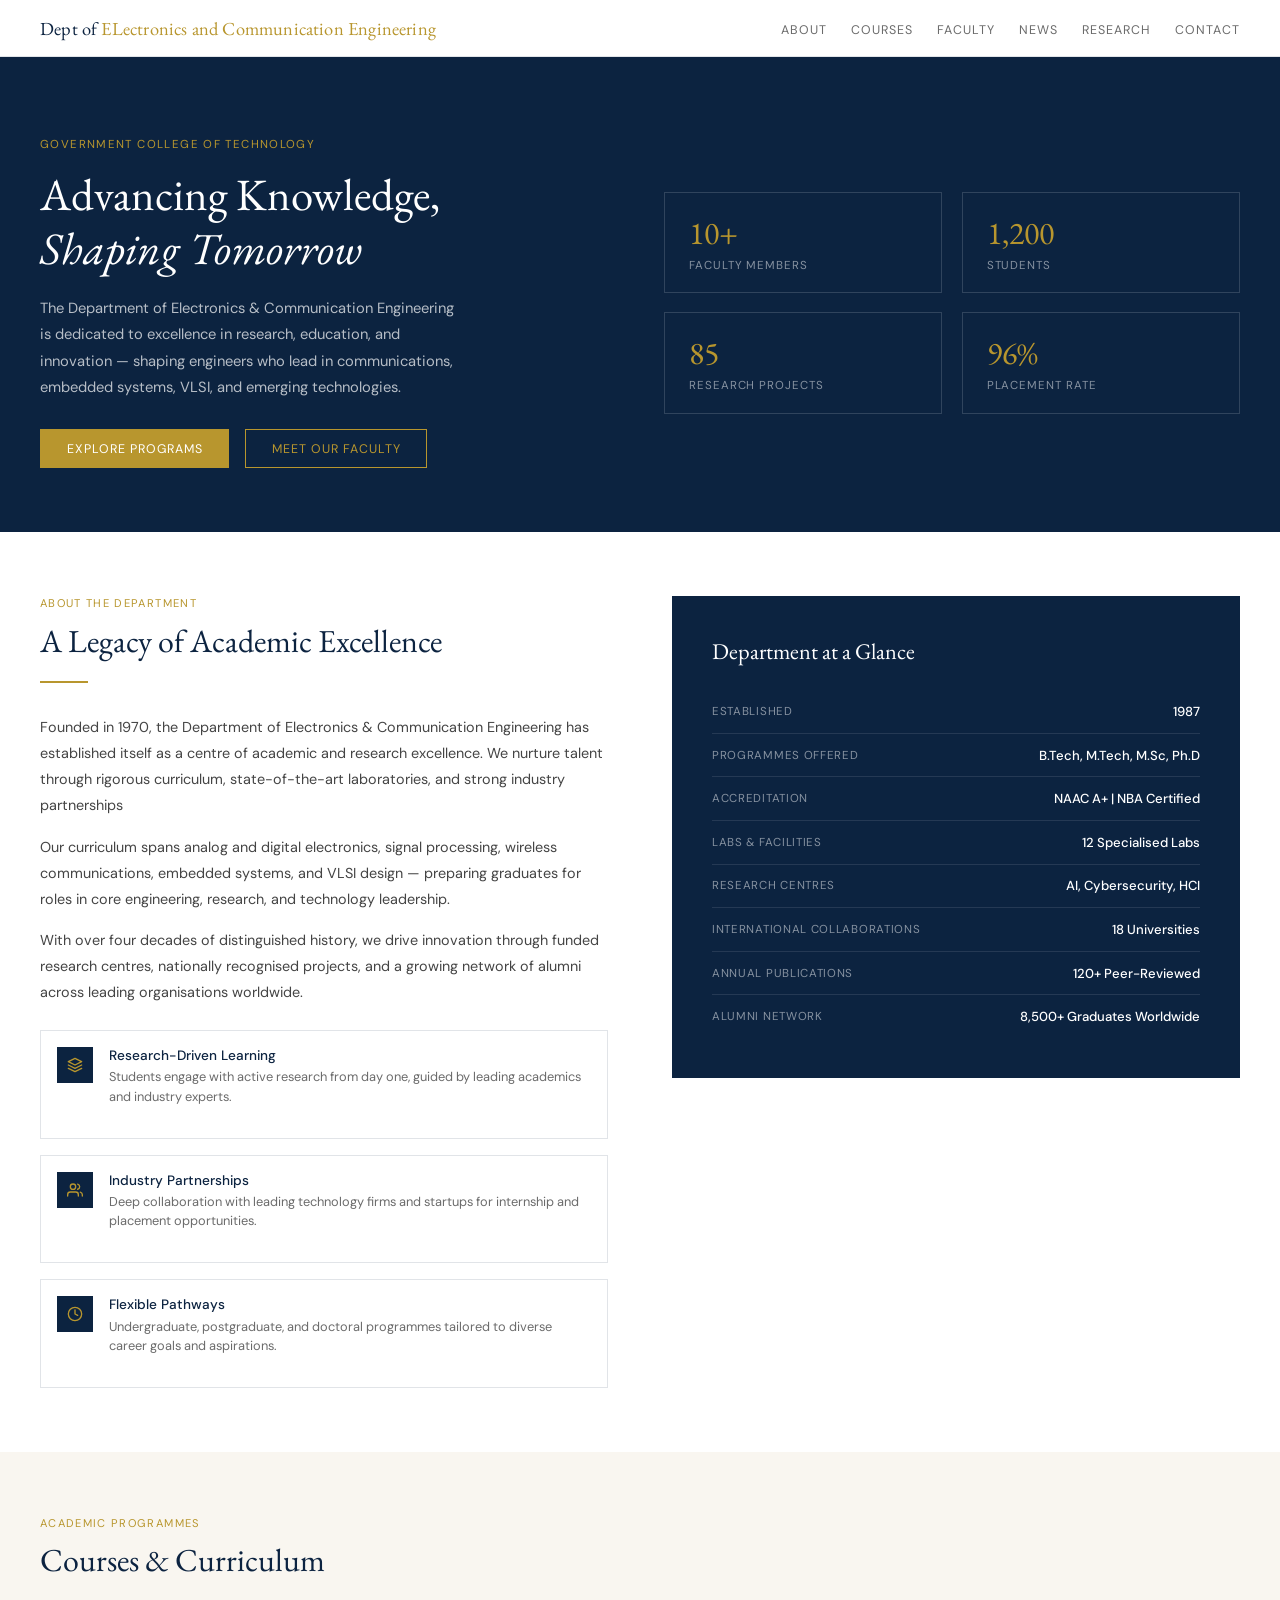
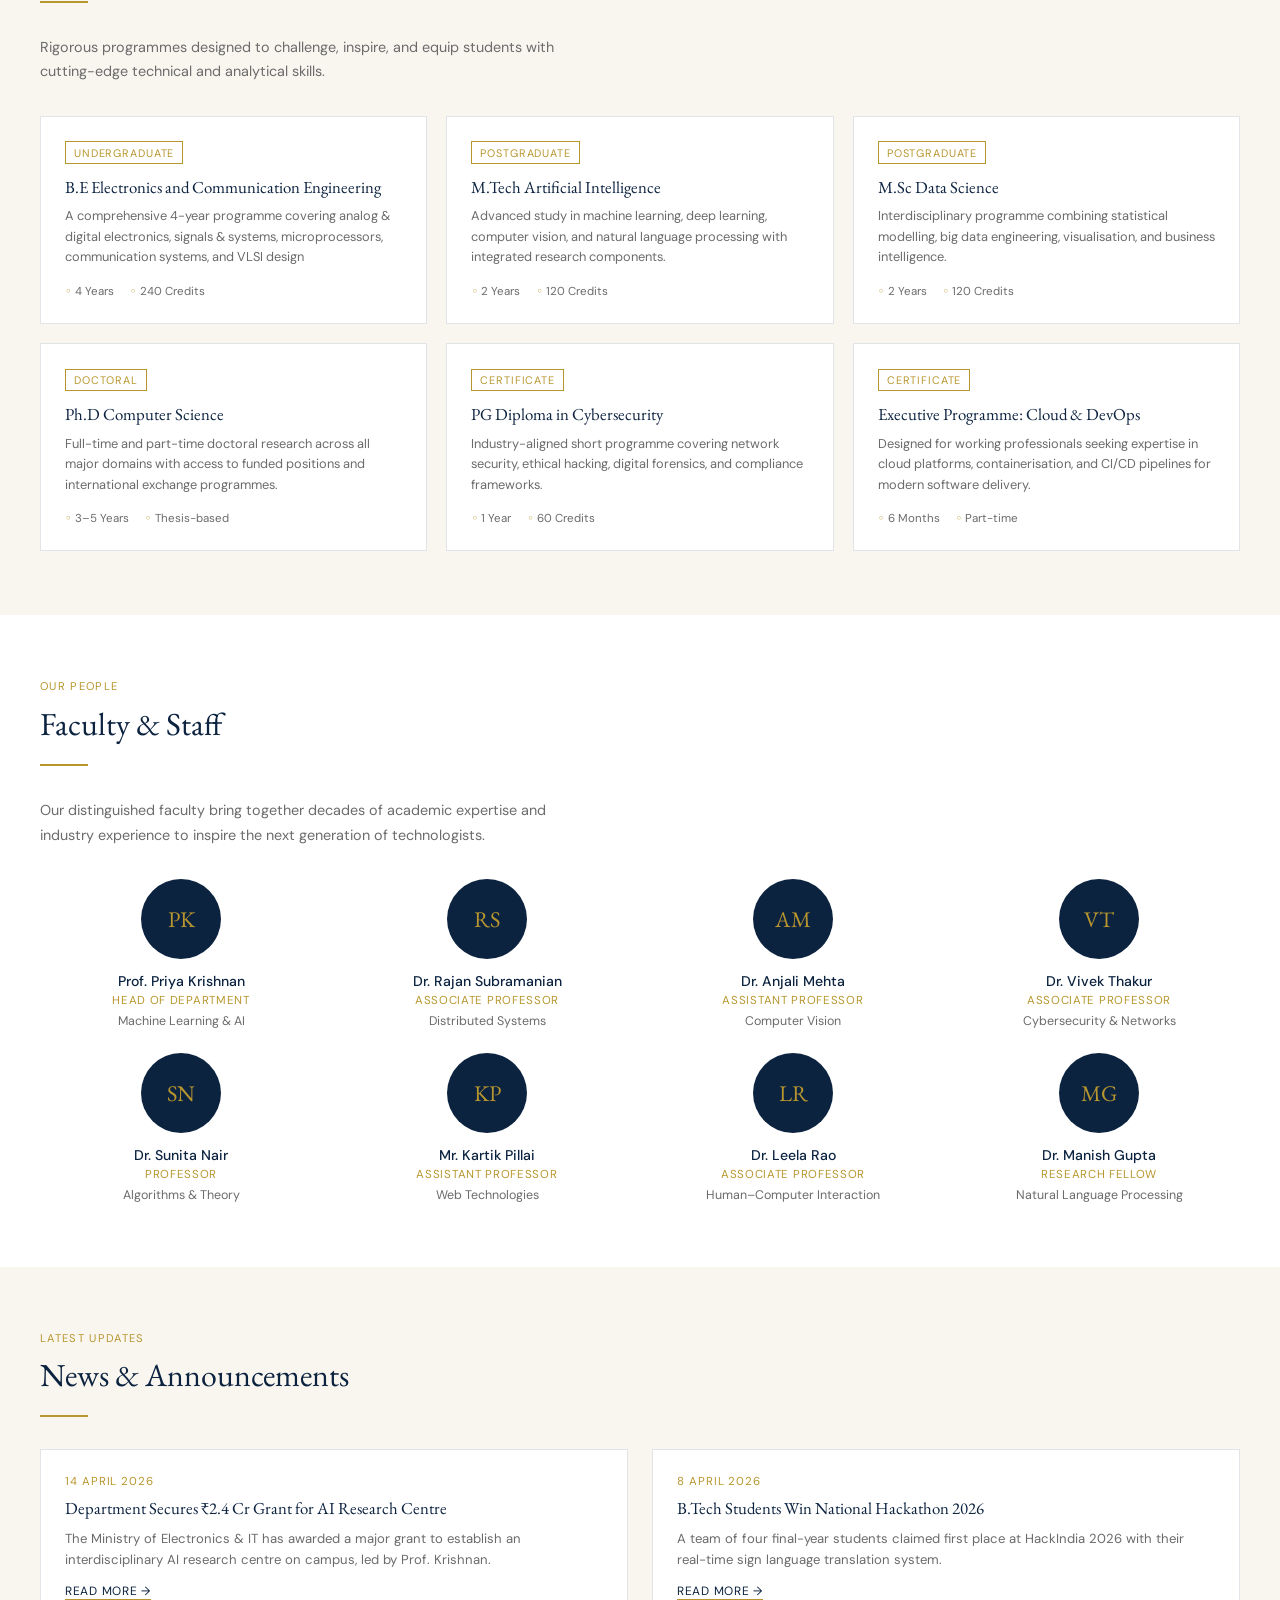
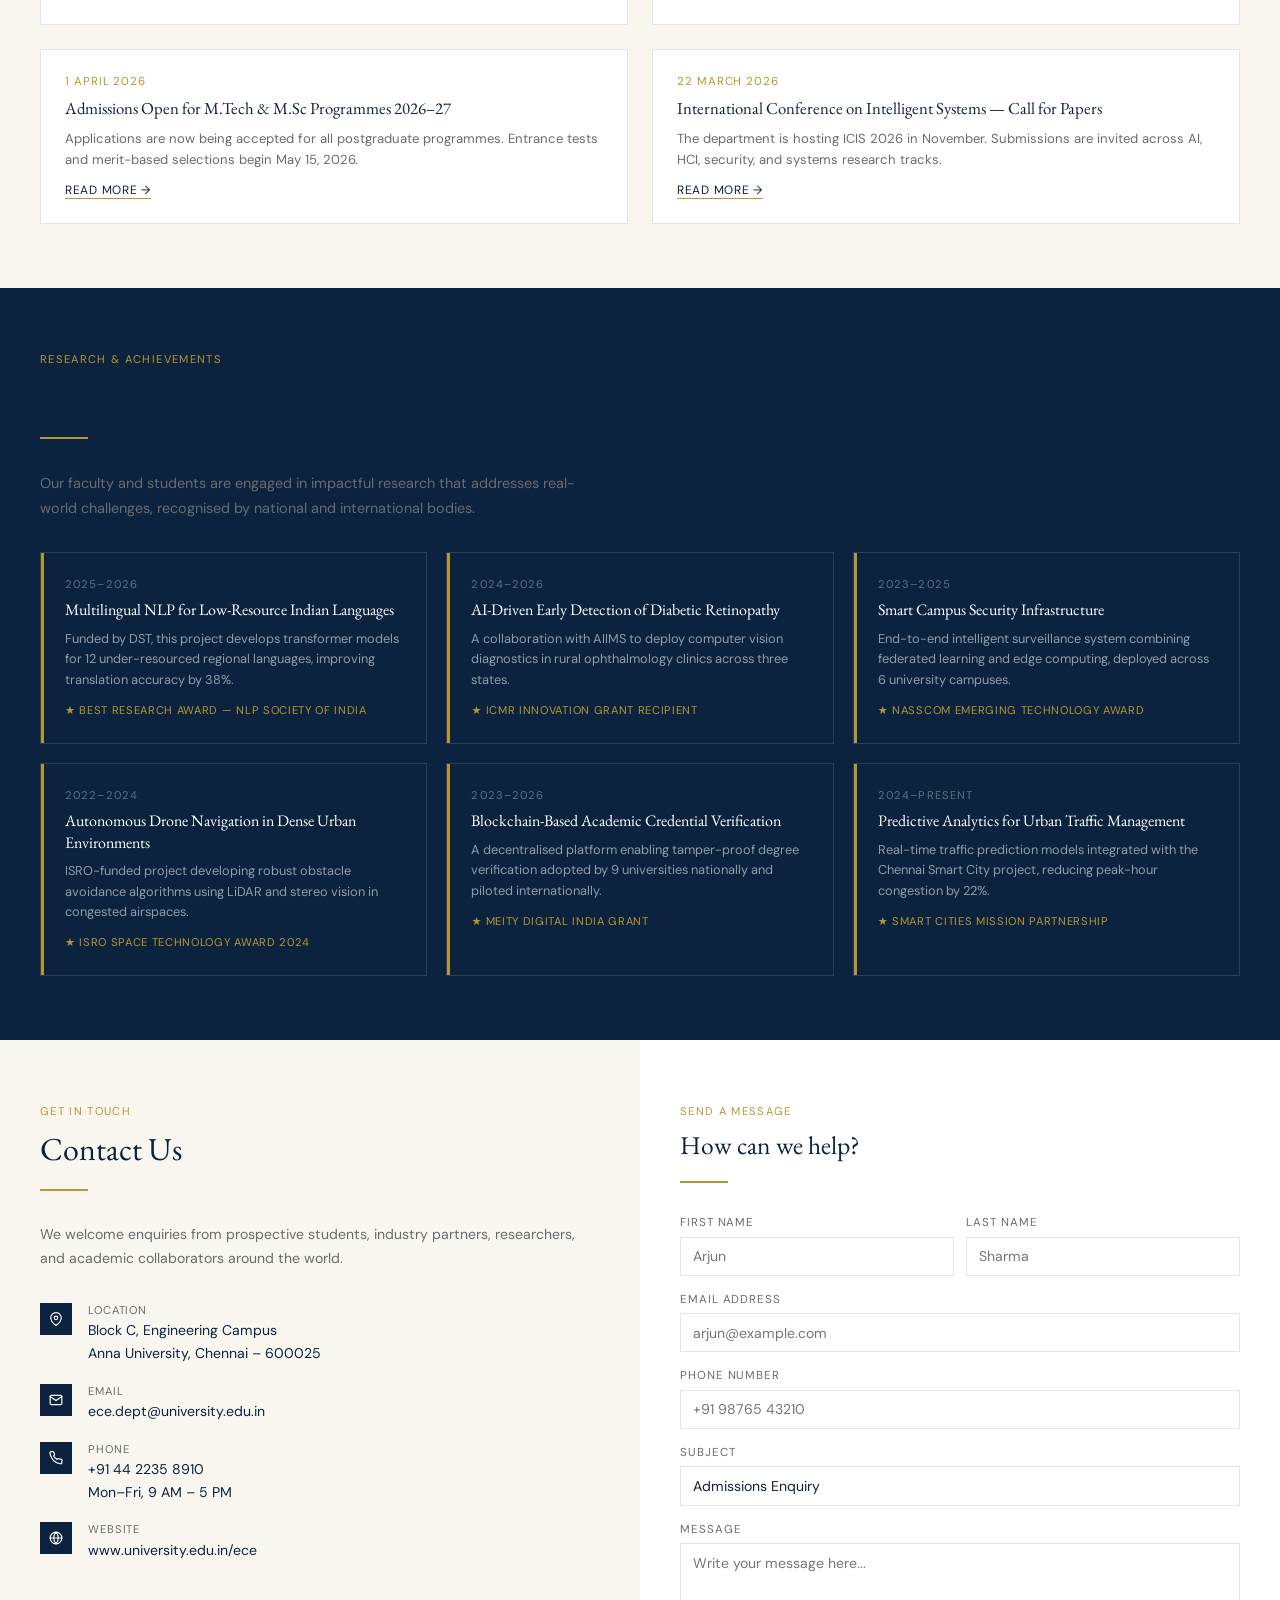
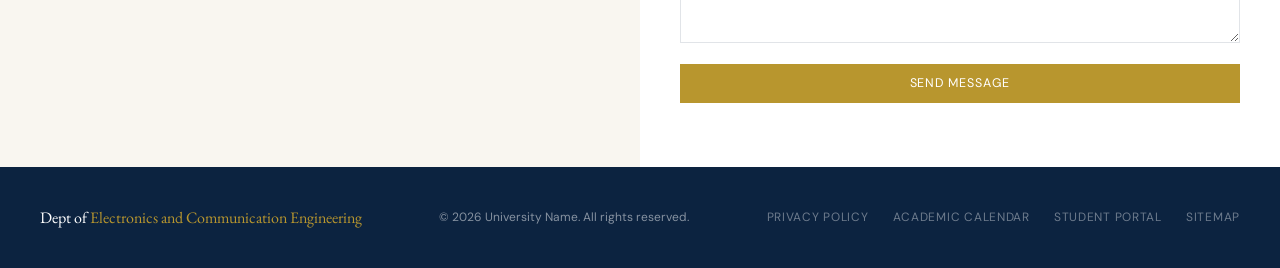
<file: index.html>
<!DOCTYPE html>
<html lang="en">
<head>
  <meta charset="UTF-8">
  <meta name="viewport" content="width=device-width, initial-scale=1.0">
  <title>Department of Electronics and Communication Engineering</title>
  <link href="https://fonts.googleapis.com/css2?family=EB+Garamond:ital,wght@0,400;0,500;1,400&family=DM+Sans:wght@300;400;500&display=swap" rel="stylesheet">
  <link rel="stylesheet" href="style.css">
</head>
<body>

<!-- NAVIGATION -->
<nav id="navbar">
  <div class="nav-logo">Dept of <span>ELectronics and Communication Engineering</span></div>
  <button class="nav-toggle" id="navToggle" aria-label="Toggle menu">
    <span></span><span></span><span></span>
  </button>
  <ul class="nav-links" id="navLinks">
    <li><a href="#about">About</a></li>
    <li><a href="#courses">Courses</a></li>
    <li><a href="#faculty">Faculty</a></li>
    <li><a href="#news">News</a></li>
    <li><a href="#projects">Research</a></li>
    <li><a href="#contact">Contact</a></li>
  </ul>
</nav>

<!-- HERO -->
<section class="hero" id="home">
  <div class="hero-left">
    <div class="hero-tag">Government College of Technology</div>
    <h1>Advancing Knowledge,<br><em>Shaping Tomorrow</em></h1>
    <p>The Department of Electronics & Communication Engineering is dedicated to excellence in research, education, and innovation — shaping engineers who lead in communications, embedded systems, VLSI, and emerging technologies.</p>
    <div class="btn-group">
      <a class="btn btn-solid" href="#courses">Explore Programs</a>
      <a class="btn" href="#faculty">Meet Our Faculty</a>
    </div>
  </div>
  <div class="hero-stats">
    <div class="stat-box"><div class="num">10+</div><div class="lbl">Faculty Members</div></div>
    <div class="stat-box"><div class="num">1,200</div><div class="lbl">Students</div></div>
    <div class="stat-box"><div class="num">85</div><div class="lbl">Research Projects</div></div>
    <div class="stat-box"><div class="num">96%</div><div class="lbl">Placement Rate</div></div>
  </div>
</section>

<!-- ABOUT -->
<section id="about">
  <div class="about-grid">
    <div class="about-text">
      <div class="section-tag">About the Department</div>
      <h2 class="section-title">A Legacy of Academic Excellence</h2>
      <div class="divider"></div>
      <p>Founded in 1970, the Department of Electronics & Communication Engineering has established itself as a centre of academic and research excellence. We nurture talent through rigorous curriculum, state-of-the-art laboratories, and strong industry partnerships</p>
      <p>Our curriculum spans analog and digital electronics, signal processing, wireless communications, embedded systems, and VLSI design — preparing graduates for roles in core engineering, research, and technology leadership.</p>
      <p>With over four decades of distinguished history, we drive innovation through funded research centres, nationally recognised projects, and a growing network of alumni across leading organisations worldwide.</p>
      <div class="about-pillars">
        <div class="pillar">
          <div class="pillar-icon">
            <svg viewBox="0 0 24 24"><path d="M12 2L2 7l10 5 10-5-10-5zM2 17l10 5 10-5M2 12l10 5 10-5"/></svg>
          </div>
          <div class="pillar-body">
            <h4>Research-Driven Learning</h4>
            <p>Students engage with active research from day one, guided by leading academics and industry experts.</p>
          </div>
        </div>
        <div class="pillar">
          <div class="pillar-icon">
            <svg viewBox="0 0 24 24"><path d="M17 21v-2a4 4 0 0 0-4-4H5a4 4 0 0 0-4 4v2"/><circle cx="9" cy="7" r="4"/><path d="M23 21v-2a4 4 0 0 0-3-3.87M16 3.13a4 4 0 0 1 0 7.75"/></svg>
          </div>
          <div class="pillar-body">
            <h4>Industry Partnerships</h4>
            <p>Deep collaboration with leading technology firms and startups for internship and placement opportunities.</p>
          </div>
        </div>
        <div class="pillar">
          <div class="pillar-icon">
            <svg viewBox="0 0 24 24"><circle cx="12" cy="12" r="10"/><polyline points="12 6 12 12 16 14"/></svg>
          </div>
          <div class="pillar-body">
            <h4>Flexible Pathways</h4>
            <p>Undergraduate, postgraduate, and doctoral programmes tailored to diverse career goals and aspirations.</p>
          </div>
        </div>
      </div>
    </div>
    <div class="about-visual">
      <h3>Department at a Glance</h3>
      <div class="info-row"><span class="key">Established</span><span class="val">1987</span></div>
      <div class="info-row"><span class="key">Programmes Offered</span><span class="val">B.Tech, M.Tech, M.Sc, Ph.D</span></div>
      <div class="info-row"><span class="key">Accreditation</span><span class="val">NAAC A+ | NBA Certified</span></div>
      <div class="info-row"><span class="key">Labs & Facilities</span><span class="val">12 Specialised Labs</span></div>
      <div class="info-row"><span class="key">Research Centres</span><span class="val">AI, Cybersecurity, HCI</span></div>
      <div class="info-row"><span class="key">International Collaborations</span><span class="val">18 Universities</span></div>
      <div class="info-row"><span class="key">Annual Publications</span><span class="val">120+ Peer-Reviewed</span></div>
      <div class="info-row"><span class="key">Alumni Network</span><span class="val">8,500+ Graduates Worldwide</span></div>
    </div>
  </div>
</section>

<!-- COURSES -->
<section id="courses" class="courses-section">
  <div class="section-tag">Academic Programmes</div>
  <h2 class="section-title">Courses & Curriculum</h2>
  <div class="divider"></div>
  <p class="section-sub">Rigorous programmes designed to challenge, inspire, and equip students with cutting-edge technical and analytical skills.</p>
  <div class="courses-grid">
    <div class="course-card">
      <div class="badge">Undergraduate</div>
      <h4>B.E Electronics and Communication Engineering</h4>
      <p> A comprehensive 4-year programme covering analog & digital electronics, signals & systems, microprocessors, communication systems, and VLSI design</p>
      <div class="meta"><span>4 Years</span><span>240 Credits</span></div>
    </div>
    <div class="course-card">
      <div class="badge">Postgraduate</div>
      <h4>M.Tech Artificial Intelligence</h4>
      <p>Advanced study in machine learning, deep learning, computer vision, and natural language processing with integrated research components.</p>
      <div class="meta"><span>2 Years</span><span>120 Credits</span></div>
    </div>
    <div class="course-card">
      <div class="badge">Postgraduate</div>
      <h4>M.Sc Data Science</h4>
      <p>Interdisciplinary programme combining statistical modelling, big data engineering, visualisation, and business intelligence.</p>
      <div class="meta"><span>2 Years</span><span>120 Credits</span></div>
    </div>
    <div class="course-card">
      <div class="badge">Doctoral</div>
      <h4>Ph.D Computer Science</h4>
      <p>Full-time and part-time doctoral research across all major domains with access to funded positions and international exchange programmes.</p>
      <div class="meta"><span>3–5 Years</span><span>Thesis-based</span></div>
    </div>
    <div class="course-card">
      <div class="badge">Certificate</div>
      <h4>PG Diploma in Cybersecurity</h4>
      <p>Industry-aligned short programme covering network security, ethical hacking, digital forensics, and compliance frameworks.</p>
      <div class="meta"><span>1 Year</span><span>60 Credits</span></div>
    </div>
    <div class="course-card">
      <div class="badge">Certificate</div>
      <h4>Executive Programme: Cloud & DevOps</h4>
      <p>Designed for working professionals seeking expertise in cloud platforms, containerisation, and CI/CD pipelines for modern software delivery.</p>
      <div class="meta"><span>6 Months</span><span>Part-time</span></div>
    </div>
  </div>
</section>

<!-- FACULTY -->
<section id="faculty">
  <div class="section-tag">Our People</div>
  <h2 class="section-title">Faculty & Staff</h2>
  <div class="divider"></div>
  <p class="section-sub">Our distinguished faculty bring together decades of academic expertise and industry experience to inspire the next generation of technologists.</p>
  <div class="team-grid">
    <div class="member-card">
      <div class="avatar">PK</div>
      <h4>Prof. Priya Krishnan</h4>
      <div class="role">Head of Department</div>
      <p>Machine Learning & AI</p>
    </div>
    <div class="member-card">
      <div class="avatar">RS</div>
      <h4>Dr. Rajan Subramanian</h4>
      <div class="role">Associate Professor</div>
      <p>Distributed Systems</p>
    </div>
    <div class="member-card">
      <div class="avatar">AM</div>
      <h4>Dr. Anjali Mehta</h4>
      <div class="role">Assistant Professor</div>
      <p>Computer Vision</p>
    </div>
    <div class="member-card">
      <div class="avatar">VT</div>
      <h4>Dr. Vivek Thakur</h4>
      <div class="role">Associate Professor</div>
      <p>Cybersecurity & Networks</p>
    </div>
    <div class="member-card">
      <div class="avatar">SN</div>
      <h4>Dr. Sunita Nair</h4>
      <div class="role">Professor</div>
      <p>Algorithms & Theory</p>
    </div>
    <div class="member-card">
      <div class="avatar">KP</div>
      <h4>Mr. Kartik Pillai</h4>
      <div class="role">Assistant Professor</div>
      <p>Web Technologies</p>
    </div>
    <div class="member-card">
      <div class="avatar">LR</div>
      <h4>Dr. Leela Rao</h4>
      <div class="role">Associate Professor</div>
      <p>Human–Computer Interaction</p>
    </div>
    <div class="member-card">
      <div class="avatar">MG</div>
      <h4>Dr. Manish Gupta</h4>
      <div class="role">Research Fellow</div>
      <p>Natural Language Processing</p>
    </div>
  </div>
</section>

<!-- NEWS -->
<section id="news" class="news-section">
  <div class="section-tag">Latest Updates</div>
  <h2 class="section-title">News & Announcements</h2>
  <div class="divider"></div>
  <div class="news-grid">
    <div class="news-card">
      <div class="date">14 April 2026</div>
      <h4>Department Secures ₹2.4 Cr Grant for AI Research Centre</h4>
      <p>The Ministry of Electronics & IT has awarded a major grant to establish an interdisciplinary AI research centre on campus, led by Prof. Krishnan.</p>
      <a href="#" class="read-more">Read more →</a>
    </div>
    <div class="news-card">
      <div class="date">8 April 2026</div>
      <h4>B.Tech Students Win National Hackathon 2026</h4>
      <p>A team of four final-year students claimed first place at HackIndia 2026 with their real-time sign language translation system.</p>
      <a href="#" class="read-more">Read more →</a>
    </div>
    <div class="news-card">
      <div class="date">1 April 2026</div>
      <h4>Admissions Open for M.Tech & M.Sc Programmes 2026–27</h4>
      <p>Applications are now being accepted for all postgraduate programmes. Entrance tests and merit-based selections begin May 15, 2026.</p>
      <a href="#" class="read-more">Read more →</a>
    </div>
    <div class="news-card">
      <div class="date">22 March 2026</div>
      <h4>International Conference on Intelligent Systems — Call for Papers</h4>
      <p>The department is hosting ICIS 2026 in November. Submissions are invited across AI, HCI, security, and systems research tracks.</p>
      <a href="#" class="read-more">Read more →</a>
    </div>
  </div>
</section>

<!-- PROJECTS -->
<section id="projects" class="projects-section">
  <div class="section-tag gold-tag">Research & Achievements</div>
  <h2 class="section-title white-title">Projects & Recognition</h2>
  <div class="divider"></div>
  <p class="section-sub light-sub">Our faculty and students are engaged in impactful research that addresses real-world challenges, recognised by national and international bodies.</p>
  <div class="projects-grid">
    <div class="project-card">
      <div class="yr">2025–2026</div>
      <h4>Multilingual NLP for Low-Resource Indian Languages</h4>
      <p>Funded by DST, this project develops transformer models for 12 under-resourced regional languages, improving translation accuracy by 38%.</p>
      <div class="award">★ Best Research Award — NLP Society of India</div>
    </div>
    <div class="project-card">
      <div class="yr">2024–2026</div>
      <h4>AI-Driven Early Detection of Diabetic Retinopathy</h4>
      <p>A collaboration with AIIMS to deploy computer vision diagnostics in rural ophthalmology clinics across three states.</p>
      <div class="award">★ ICMR Innovation Grant Recipient</div>
    </div>
    <div class="project-card">
      <div class="yr">2023–2025</div>
      <h4>Smart Campus Security Infrastructure</h4>
      <p>End-to-end intelligent surveillance system combining federated learning and edge computing, deployed across 6 university campuses.</p>
      <div class="award">★ Nasscom Emerging Technology Award</div>
    </div>
    <div class="project-card">
      <div class="yr">2022–2024</div>
      <h4>Autonomous Drone Navigation in Dense Urban Environments</h4>
      <p>ISRO-funded project developing robust obstacle avoidance algorithms using LiDAR and stereo vision in congested airspaces.</p>
      <div class="award">★ ISRO Space Technology Award 2024</div>
    </div>
    <div class="project-card">
      <div class="yr">2023–2026</div>
      <h4>Blockchain-Based Academic Credential Verification</h4>
      <p>A decentralised platform enabling tamper-proof degree verification adopted by 9 universities nationally and piloted internationally.</p>
      <div class="award">★ MeitY Digital India Grant</div>
    </div>
    <div class="project-card">
      <div class="yr">2024–Present</div>
      <h4>Predictive Analytics for Urban Traffic Management</h4>
      <p>Real-time traffic prediction models integrated with the Chennai Smart City project, reducing peak-hour congestion by 22%.</p>
      <div class="award">★ Smart Cities Mission Partnership</div>
    </div>
  </div>
</section>

<!-- CONTACT -->
<div id="contact" class="contact-wrapper">
  <div class="contact-info">
    <div class="section-tag">Get in Touch</div>
    <h2 class="section-title">Contact Us</h2>
    <div class="divider"></div>
    <p class="contact-intro">We welcome enquiries from prospective students, industry partners, researchers, and academic collaborators around the world.</p>
    <div class="contact-details">
      <div class="contact-item">
        <div class="ci-icon">
          <svg viewBox="0 0 24 24"><path d="M21 10c0 7-9 13-9 13s-9-6-9-13a9 9 0 0 1 18 0z"/><circle cx="12" cy="10" r="3"/></svg>
        </div>
        <div>
          <div class="ci-label">Location</div>
          <div class="ci-val">Block C, Engineering Campus<br>Anna University, Chennai – 600025</div>
        </div>
      </div>
      <div class="contact-item">
        <div class="ci-icon">
          <svg viewBox="0 0 24 24"><path d="M4 4h16c1.1 0 2 .9 2 2v12c0 1.1-.9 2-2 2H4c-1.1 0-2-.9-2-2V6c0-1.1.9-2 2-2z"/><polyline points="22,6 12,13 2,6"/></svg>
        </div>
        <div>
          <div class="ci-label">Email</div>
          <div class="ci-val">ece.dept@university.edu.in</div>
        </div>
      </div>
      <div class="contact-item">
        <div class="ci-icon">
          <svg viewBox="0 0 24 24"><path d="M22 16.92v3a2 2 0 0 1-2.18 2 19.79 19.79 0 0 1-8.63-3.07A19.5 19.5 0 0 1 4.69 12 19.79 19.79 0 0 1 1.61 3.38 2 2 0 0 1 3.6 1h3a2 2 0 0 1 2 1.72c.127.96.361 1.903.7 2.81a2 2 0 0 1-.45 2.11L7.91 8.58a16 16 0 0 0 6 6l.96-.96a2 2 0 0 1 2.11-.45c.907.339 1.85.573 2.81.7A2 2 0 0 1 22 16.92z"/></svg>
        </div>
        <div>
          <div class="ci-label">Phone</div>
          <div class="ci-val">+91 44 2235 8910<br>Mon–Fri, 9 AM – 5 PM</div>
        </div>
      </div>
      <div class="contact-item">
        <div class="ci-icon">
          <svg viewBox="0 0 24 24"><circle cx="12" cy="12" r="10"/><line x1="2" y1="12" x2="22" y2="12"/><path d="M12 2a15.3 15.3 0 0 1 4 10 15.3 15.3 0 0 1-4 10 15.3 15.3 0 0 1-4-10 15.3 15.3 0 0 1 4-10z"/></svg>
        </div>
        <div>
          <div class="ci-label">Website</div>
          <div class="ci-val">www.university.edu.in/ece</div>
        </div>
      </div>
    </div>
  </div>
  <div class="contact-form-box">
    <div class="section-tag">Send a Message</div>
    <h2 class="section-title form-title">How can we help?</h2>
    <div class="divider"></div>
    <form id="contactForm">
      <div class="form-row">
        <div class="form-group"><label for="fname">First Name</label><input type="text" id="fname" placeholder="Arjun" required></div>
        <div class="form-group"><label for="lname">Last Name</label><input type="text" id="lname" placeholder="Sharma" required></div>
      </div>
      <div class="form-group"><label for="email">Email Address</label><input type="email" id="email" placeholder="arjun@example.com" required></div>
      <div class="form-group"><label for="phone">Phone Number</label><input type="tel" id="phone" placeholder="+91 98765 43210"></div>
      <div class="form-group">
        <label for="subject">Subject</label>
        <select id="subject">
          <option>Admissions Enquiry</option>
          <option>Research Collaboration</option>
          <option>Industry Partnership</option>
          <option>Faculty Recruitment</option>
          <option>General Enquiry</option>
        </select>
      </div>
      <div class="form-group"><label for="message">Message</label><textarea id="message" placeholder="Write your message here..." required></textarea></div>
      <button type="submit" class="btn btn-solid btn-full">Send Message</button>
      <p id="form-msg" class="form-success">✓ Your message has been sent. We'll be in touch shortly.</p>
    </form>
  </div>
</div>

<!-- FOOTER -->
<footer>
  <div class="footer-logo">Dept of <span>Electronics and Communication Engineering</span></div>
  <div class="footer-copy">© 2026 University Name. All rights reserved.</div>
  <div class="footer-links">
    <a href="#">Privacy Policy</a>
    <a href="#">Academic Calendar</a>
    <a href="#">Student Portal</a>
    <a href="#">Sitemap</a>
  </div>
</footer>

<script src="script.js"></script>
</body>
</html>
</file>
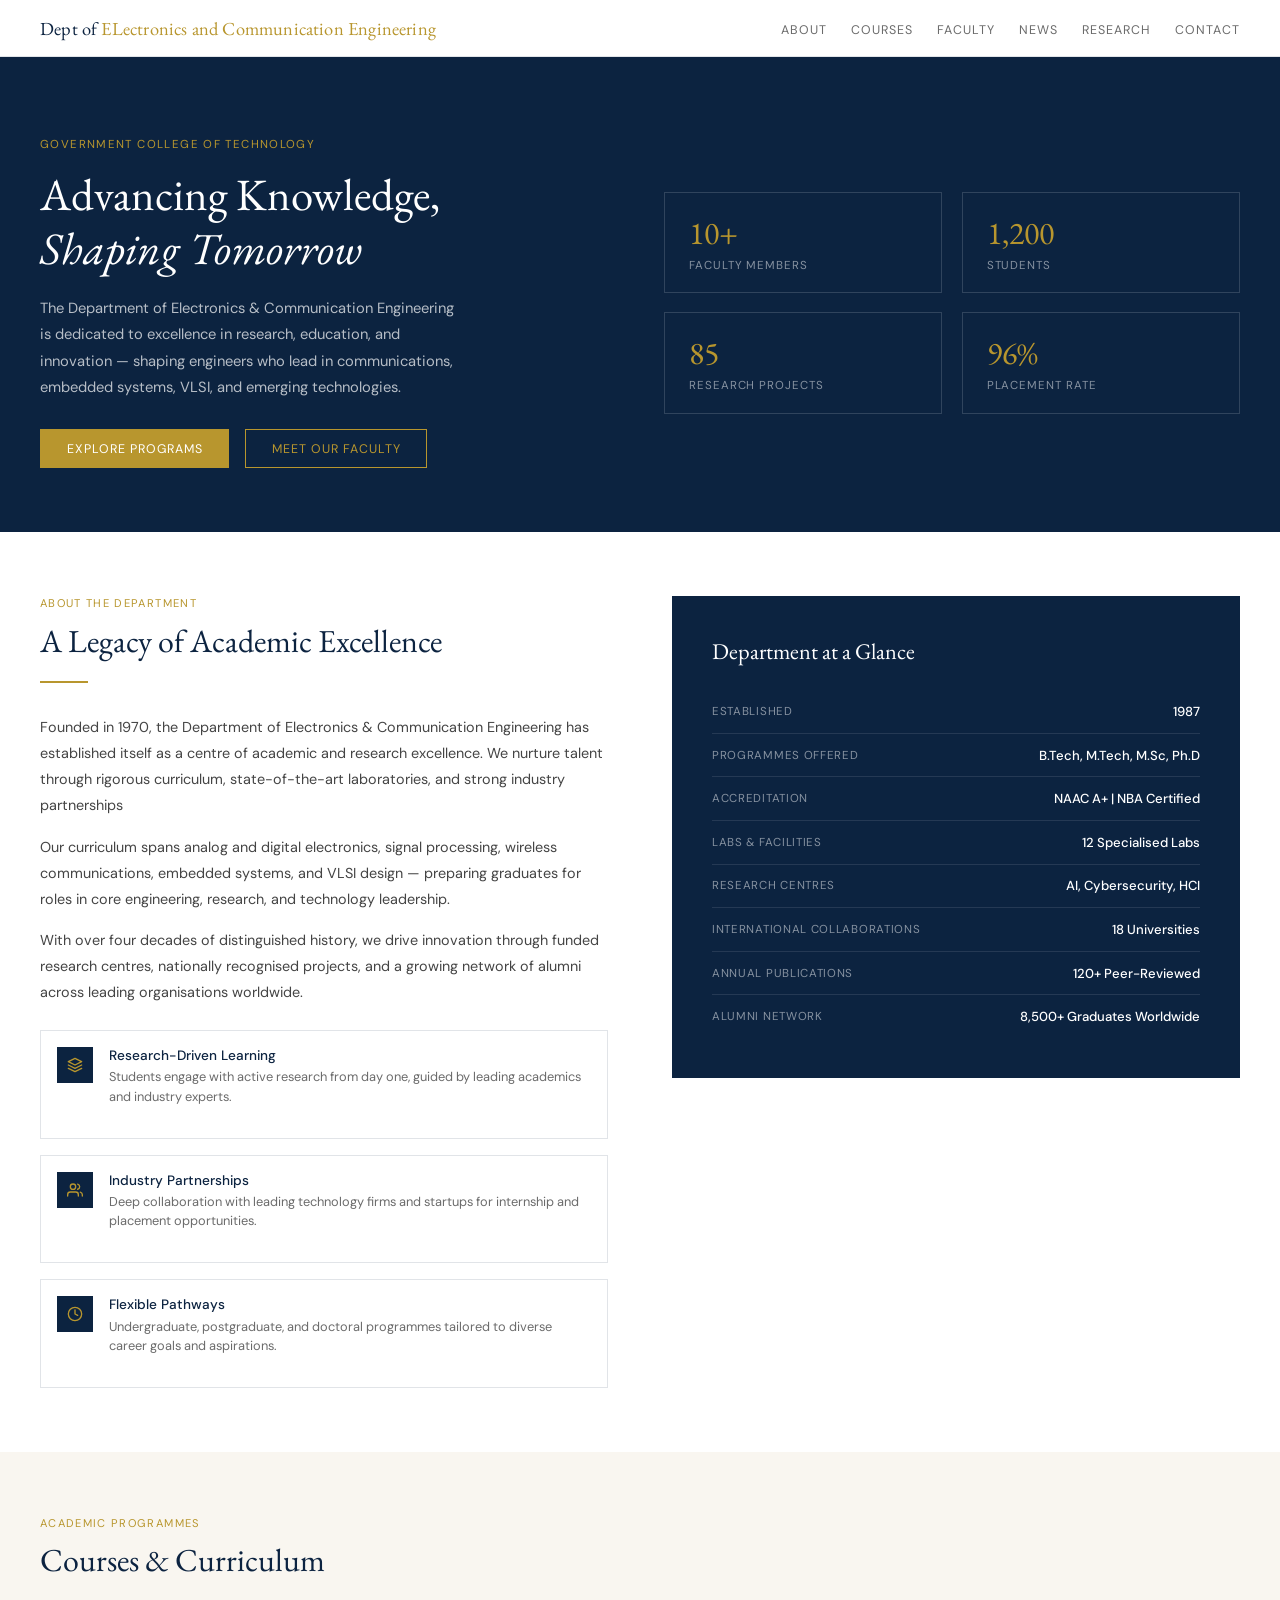
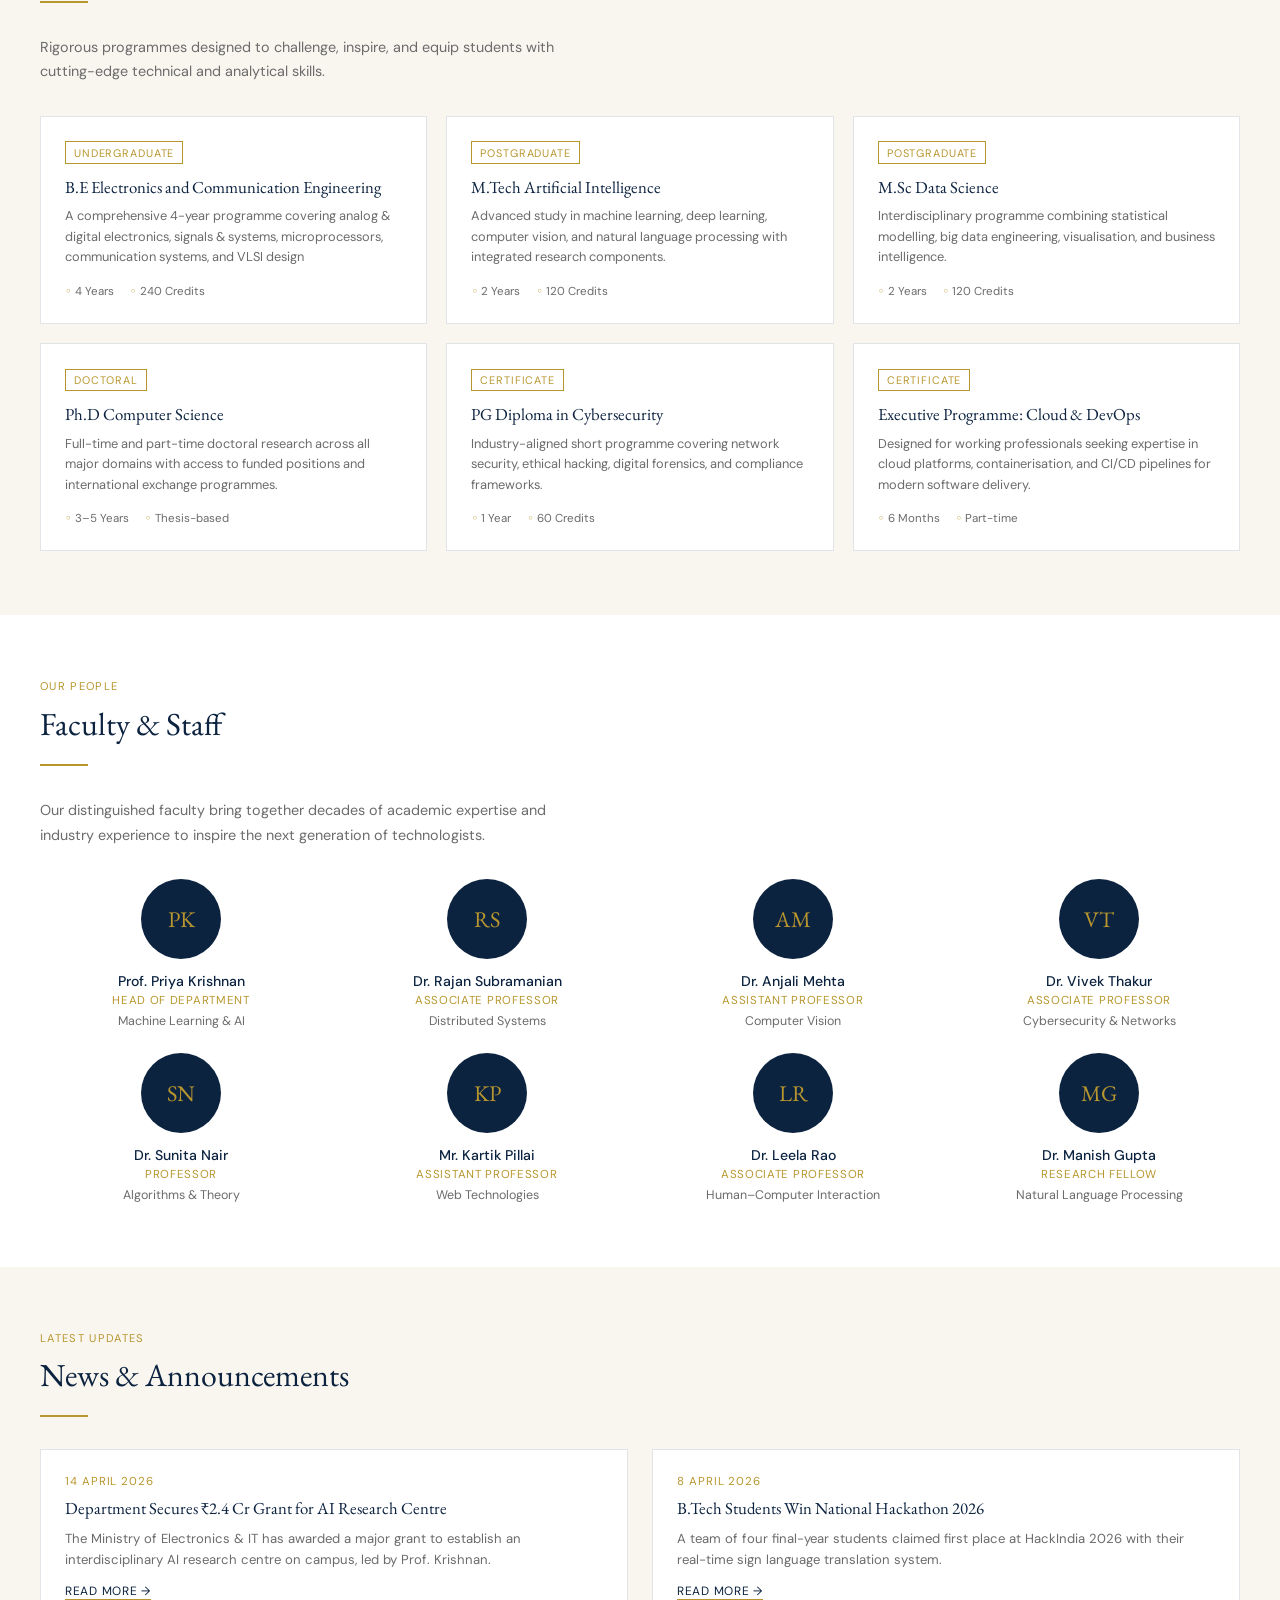
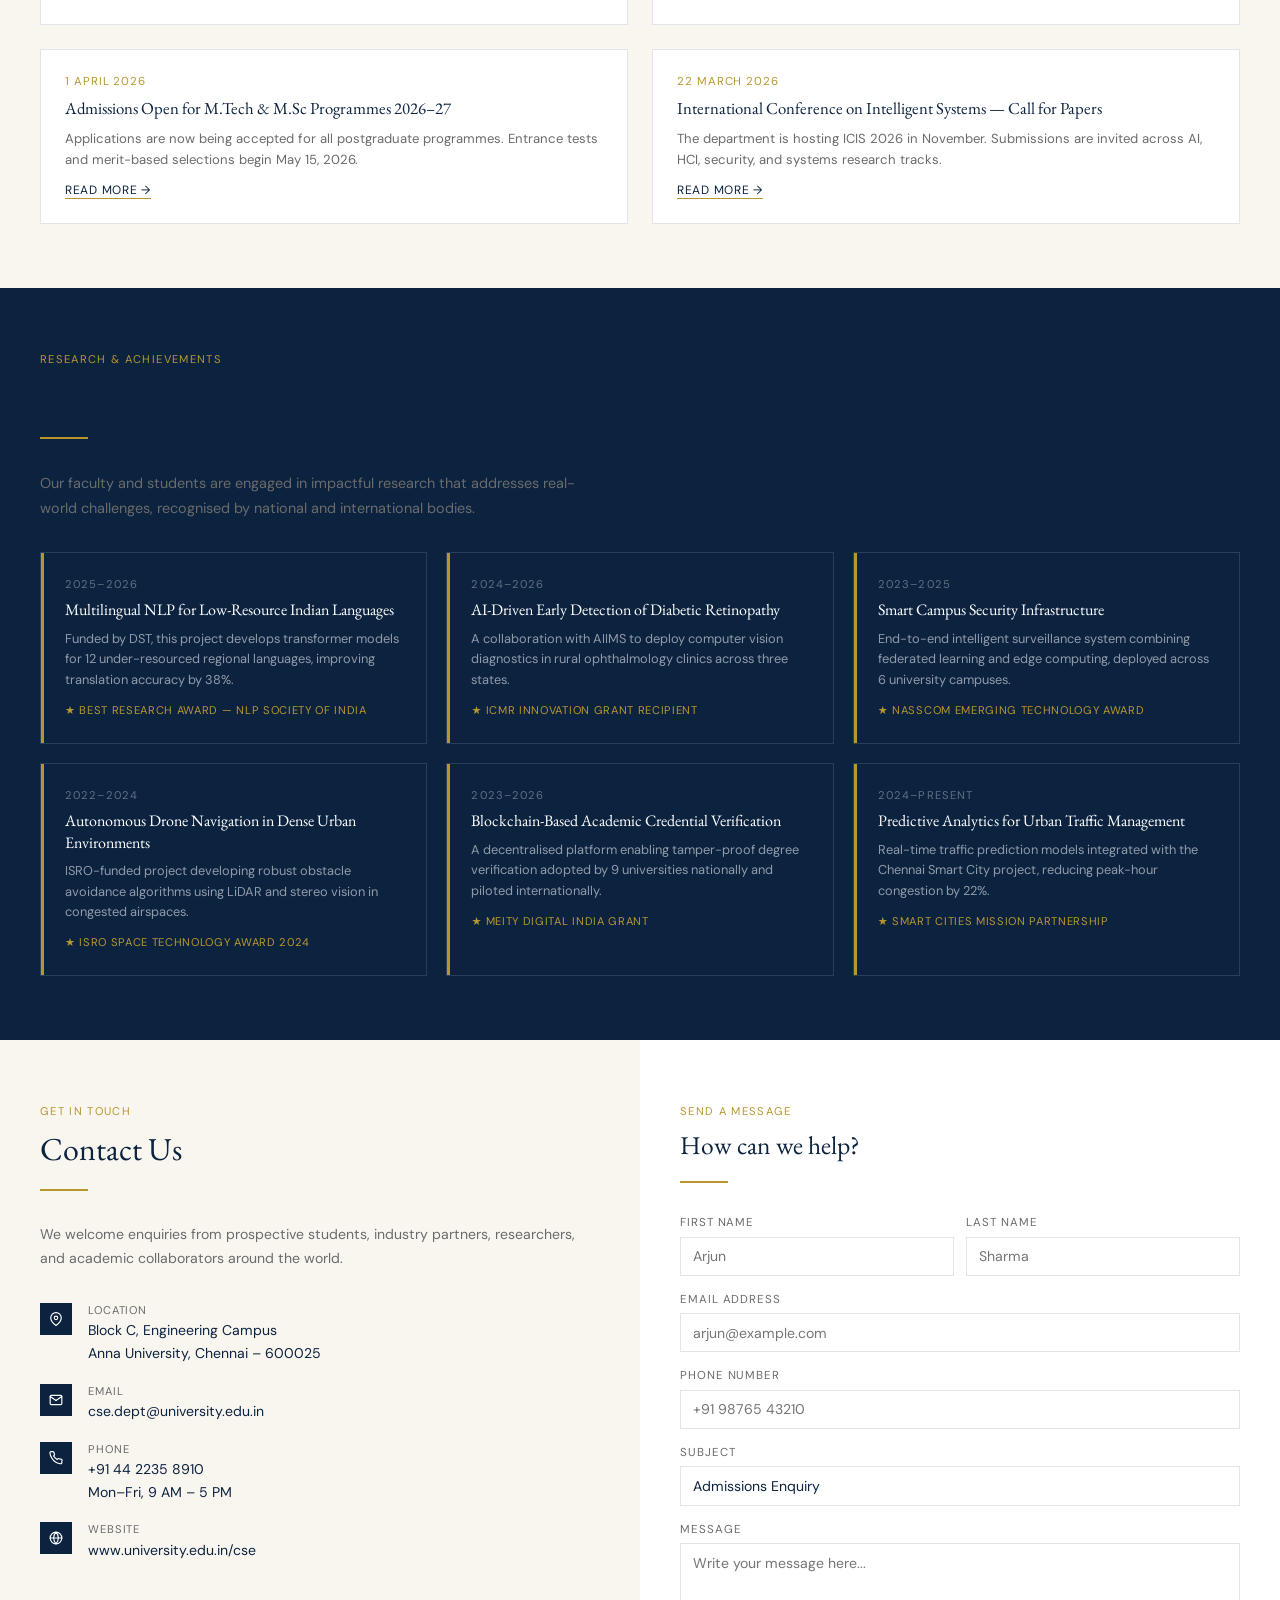
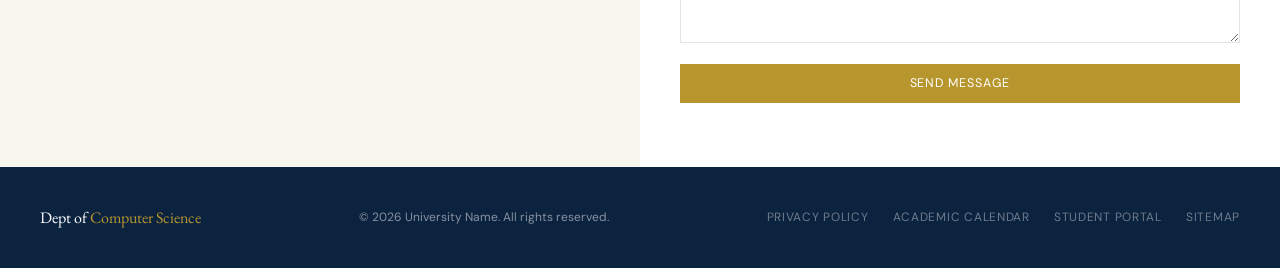
<file: frontend/index.html>
<!DOCTYPE html>
<html lang="en">
<head>
  <meta charset="UTF-8">
  <meta name="viewport" content="width=device-width, initial-scale=1.0">
  <title>Department of Electronics and Communication Engineering</title>
  <link href="https://fonts.googleapis.com/css2?family=EB+Garamond:ital,wght@0,400;0,500;1,400&family=DM+Sans:wght@300;400;500&display=swap" rel="stylesheet">
  <link rel="stylesheet" href="style.css">
</head>
<body>

<!-- NAVIGATION -->
<nav id="navbar">
  <div class="nav-logo">Dept of <span>ELectronics and Communication Engineering</span></div>
  <button class="nav-toggle" id="navToggle" aria-label="Toggle menu">
    <span></span><span></span><span></span>
  </button>
  <ul class="nav-links" id="navLinks">
    <li><a href="#about">About</a></li>
    <li><a href="#courses">Courses</a></li>
    <li><a href="#faculty">Faculty</a></li>
    <li><a href="#news">News</a></li>
    <li><a href="#projects">Research</a></li>
    <li><a href="#contact">Contact</a></li>
  </ul>
</nav>

<!-- HERO -->
<section class="hero" id="home">
  <div class="hero-left">
    <div class="hero-tag">Government College of Technology</div>
    <h1>Advancing Knowledge,<br><em>Shaping Tomorrow</em></h1>
    <p>The Department of Electronics & Communication Engineering is dedicated to excellence in research, education, and innovation — shaping engineers who lead in communications, embedded systems, VLSI, and emerging technologies.</p>
    <div class="btn-group">
      <a class="btn btn-solid" href="#courses">Explore Programs</a>
      <a class="btn" href="#faculty">Meet Our Faculty</a>
    </div>
  </div>
  <div class="hero-stats">
    <div class="stat-box"><div class="num">10+</div><div class="lbl">Faculty Members</div></div>
    <div class="stat-box"><div class="num">1,200</div><div class="lbl">Students</div></div>
    <div class="stat-box"><div class="num">85</div><div class="lbl">Research Projects</div></div>
    <div class="stat-box"><div class="num">96%</div><div class="lbl">Placement Rate</div></div>
  </div>
</section>

<!-- ABOUT -->
<section id="about">
  <div class="about-grid">
    <div class="about-text">
      <div class="section-tag">About the Department</div>
      <h2 class="section-title">A Legacy of Academic Excellence</h2>
      <div class="divider"></div>
      <p>Founded in 1970, the Department of Electronics & Communication Engineering has established itself as a centre of academic and research excellence. We nurture talent through rigorous curriculum, state-of-the-art laboratories, and strong industry partnerships</p>
      <p>Our curriculum spans analog and digital electronics, signal processing, wireless communications, embedded systems, and VLSI design — preparing graduates for roles in core engineering, research, and technology leadership.</p>
      <p>With over four decades of distinguished history, we drive innovation through funded research centres, nationally recognised projects, and a growing network of alumni across leading organisations worldwide.</p>
      <div class="about-pillars">
        <div class="pillar">
          <div class="pillar-icon">
            <svg viewBox="0 0 24 24"><path d="M12 2L2 7l10 5 10-5-10-5zM2 17l10 5 10-5M2 12l10 5 10-5"/></svg>
          </div>
          <div class="pillar-body">
            <h4>Research-Driven Learning</h4>
            <p>Students engage with active research from day one, guided by leading academics and industry experts.</p>
          </div>
        </div>
        <div class="pillar">
          <div class="pillar-icon">
            <svg viewBox="0 0 24 24"><path d="M17 21v-2a4 4 0 0 0-4-4H5a4 4 0 0 0-4 4v2"/><circle cx="9" cy="7" r="4"/><path d="M23 21v-2a4 4 0 0 0-3-3.87M16 3.13a4 4 0 0 1 0 7.75"/></svg>
          </div>
          <div class="pillar-body">
            <h4>Industry Partnerships</h4>
            <p>Deep collaboration with leading technology firms and startups for internship and placement opportunities.</p>
          </div>
        </div>
        <div class="pillar">
          <div class="pillar-icon">
            <svg viewBox="0 0 24 24"><circle cx="12" cy="12" r="10"/><polyline points="12 6 12 12 16 14"/></svg>
          </div>
          <div class="pillar-body">
            <h4>Flexible Pathways</h4>
            <p>Undergraduate, postgraduate, and doctoral programmes tailored to diverse career goals and aspirations.</p>
          </div>
        </div>
      </div>
    </div>
    <div class="about-visual">
      <h3>Department at a Glance</h3>
      <div class="info-row"><span class="key">Established</span><span class="val">1987</span></div>
      <div class="info-row"><span class="key">Programmes Offered</span><span class="val">B.Tech, M.Tech, M.Sc, Ph.D</span></div>
      <div class="info-row"><span class="key">Accreditation</span><span class="val">NAAC A+ | NBA Certified</span></div>
      <div class="info-row"><span class="key">Labs & Facilities</span><span class="val">12 Specialised Labs</span></div>
      <div class="info-row"><span class="key">Research Centres</span><span class="val">AI, Cybersecurity, HCI</span></div>
      <div class="info-row"><span class="key">International Collaborations</span><span class="val">18 Universities</span></div>
      <div class="info-row"><span class="key">Annual Publications</span><span class="val">120+ Peer-Reviewed</span></div>
      <div class="info-row"><span class="key">Alumni Network</span><span class="val">8,500+ Graduates Worldwide</span></div>
    </div>
  </div>
</section>

<!-- COURSES -->
<section id="courses" class="courses-section">
  <div class="section-tag">Academic Programmes</div>
  <h2 class="section-title">Courses & Curriculum</h2>
  <div class="divider"></div>
  <p class="section-sub">Rigorous programmes designed to challenge, inspire, and equip students with cutting-edge technical and analytical skills.</p>
  <div class="courses-grid">
    <div class="course-card">
      <div class="badge">Undergraduate</div>
      <h4>B.E Electronics and Communication Engineering</h4>
      <p> A comprehensive 4-year programme covering analog & digital electronics, signals & systems, microprocessors, communication systems, and VLSI design</p>
      <div class="meta"><span>4 Years</span><span>240 Credits</span></div>
    </div>
    <div class="course-card">
      <div class="badge">Postgraduate</div>
      <h4>M.Tech Artificial Intelligence</h4>
      <p>Advanced study in machine learning, deep learning, computer vision, and natural language processing with integrated research components.</p>
      <div class="meta"><span>2 Years</span><span>120 Credits</span></div>
    </div>
    <div class="course-card">
      <div class="badge">Postgraduate</div>
      <h4>M.Sc Data Science</h4>
      <p>Interdisciplinary programme combining statistical modelling, big data engineering, visualisation, and business intelligence.</p>
      <div class="meta"><span>2 Years</span><span>120 Credits</span></div>
    </div>
    <div class="course-card">
      <div class="badge">Doctoral</div>
      <h4>Ph.D Computer Science</h4>
      <p>Full-time and part-time doctoral research across all major domains with access to funded positions and international exchange programmes.</p>
      <div class="meta"><span>3–5 Years</span><span>Thesis-based</span></div>
    </div>
    <div class="course-card">
      <div class="badge">Certificate</div>
      <h4>PG Diploma in Cybersecurity</h4>
      <p>Industry-aligned short programme covering network security, ethical hacking, digital forensics, and compliance frameworks.</p>
      <div class="meta"><span>1 Year</span><span>60 Credits</span></div>
    </div>
    <div class="course-card">
      <div class="badge">Certificate</div>
      <h4>Executive Programme: Cloud & DevOps</h4>
      <p>Designed for working professionals seeking expertise in cloud platforms, containerisation, and CI/CD pipelines for modern software delivery.</p>
      <div class="meta"><span>6 Months</span><span>Part-time</span></div>
    </div>
  </div>
</section>

<!-- FACULTY -->
<section id="faculty">
  <div class="section-tag">Our People</div>
  <h2 class="section-title">Faculty & Staff</h2>
  <div class="divider"></div>
  <p class="section-sub">Our distinguished faculty bring together decades of academic expertise and industry experience to inspire the next generation of technologists.</p>
  <div class="team-grid">
    <div class="member-card">
      <div class="avatar">PK</div>
      <h4>Prof. Priya Krishnan</h4>
      <div class="role">Head of Department</div>
      <p>Machine Learning & AI</p>
    </div>
    <div class="member-card">
      <div class="avatar">RS</div>
      <h4>Dr. Rajan Subramanian</h4>
      <div class="role">Associate Professor</div>
      <p>Distributed Systems</p>
    </div>
    <div class="member-card">
      <div class="avatar">AM</div>
      <h4>Dr. Anjali Mehta</h4>
      <div class="role">Assistant Professor</div>
      <p>Computer Vision</p>
    </div>
    <div class="member-card">
      <div class="avatar">VT</div>
      <h4>Dr. Vivek Thakur</h4>
      <div class="role">Associate Professor</div>
      <p>Cybersecurity & Networks</p>
    </div>
    <div class="member-card">
      <div class="avatar">SN</div>
      <h4>Dr. Sunita Nair</h4>
      <div class="role">Professor</div>
      <p>Algorithms & Theory</p>
    </div>
    <div class="member-card">
      <div class="avatar">KP</div>
      <h4>Mr. Kartik Pillai</h4>
      <div class="role">Assistant Professor</div>
      <p>Web Technologies</p>
    </div>
    <div class="member-card">
      <div class="avatar">LR</div>
      <h4>Dr. Leela Rao</h4>
      <div class="role">Associate Professor</div>
      <p>Human–Computer Interaction</p>
    </div>
    <div class="member-card">
      <div class="avatar">MG</div>
      <h4>Dr. Manish Gupta</h4>
      <div class="role">Research Fellow</div>
      <p>Natural Language Processing</p>
    </div>
  </div>
</section>

<!-- NEWS -->
<section id="news" class="news-section">
  <div class="section-tag">Latest Updates</div>
  <h2 class="section-title">News & Announcements</h2>
  <div class="divider"></div>
  <div class="news-grid">
    <div class="news-card">
      <div class="date">14 April 2026</div>
      <h4>Department Secures ₹2.4 Cr Grant for AI Research Centre</h4>
      <p>The Ministry of Electronics & IT has awarded a major grant to establish an interdisciplinary AI research centre on campus, led by Prof. Krishnan.</p>
      <a href="#" class="read-more">Read more →</a>
    </div>
    <div class="news-card">
      <div class="date">8 April 2026</div>
      <h4>B.Tech Students Win National Hackathon 2026</h4>
      <p>A team of four final-year students claimed first place at HackIndia 2026 with their real-time sign language translation system.</p>
      <a href="#" class="read-more">Read more →</a>
    </div>
    <div class="news-card">
      <div class="date">1 April 2026</div>
      <h4>Admissions Open for M.Tech & M.Sc Programmes 2026–27</h4>
      <p>Applications are now being accepted for all postgraduate programmes. Entrance tests and merit-based selections begin May 15, 2026.</p>
      <a href="#" class="read-more">Read more →</a>
    </div>
    <div class="news-card">
      <div class="date">22 March 2026</div>
      <h4>International Conference on Intelligent Systems — Call for Papers</h4>
      <p>The department is hosting ICIS 2026 in November. Submissions are invited across AI, HCI, security, and systems research tracks.</p>
      <a href="#" class="read-more">Read more →</a>
    </div>
  </div>
</section>

<!-- PROJECTS -->
<section id="projects" class="projects-section">
  <div class="section-tag gold-tag">Research & Achievements</div>
  <h2 class="section-title white-title">Projects & Recognition</h2>
  <div class="divider"></div>
  <p class="section-sub light-sub">Our faculty and students are engaged in impactful research that addresses real-world challenges, recognised by national and international bodies.</p>
  <div class="projects-grid">
    <div class="project-card">
      <div class="yr">2025–2026</div>
      <h4>Multilingual NLP for Low-Resource Indian Languages</h4>
      <p>Funded by DST, this project develops transformer models for 12 under-resourced regional languages, improving translation accuracy by 38%.</p>
      <div class="award">★ Best Research Award — NLP Society of India</div>
    </div>
    <div class="project-card">
      <div class="yr">2024–2026</div>
      <h4>AI-Driven Early Detection of Diabetic Retinopathy</h4>
      <p>A collaboration with AIIMS to deploy computer vision diagnostics in rural ophthalmology clinics across three states.</p>
      <div class="award">★ ICMR Innovation Grant Recipient</div>
    </div>
    <div class="project-card">
      <div class="yr">2023–2025</div>
      <h4>Smart Campus Security Infrastructure</h4>
      <p>End-to-end intelligent surveillance system combining federated learning and edge computing, deployed across 6 university campuses.</p>
      <div class="award">★ Nasscom Emerging Technology Award</div>
    </div>
    <div class="project-card">
      <div class="yr">2022–2024</div>
      <h4>Autonomous Drone Navigation in Dense Urban Environments</h4>
      <p>ISRO-funded project developing robust obstacle avoidance algorithms using LiDAR and stereo vision in congested airspaces.</p>
      <div class="award">★ ISRO Space Technology Award 2024</div>
    </div>
    <div class="project-card">
      <div class="yr">2023–2026</div>
      <h4>Blockchain-Based Academic Credential Verification</h4>
      <p>A decentralised platform enabling tamper-proof degree verification adopted by 9 universities nationally and piloted internationally.</p>
      <div class="award">★ MeitY Digital India Grant</div>
    </div>
    <div class="project-card">
      <div class="yr">2024–Present</div>
      <h4>Predictive Analytics for Urban Traffic Management</h4>
      <p>Real-time traffic prediction models integrated with the Chennai Smart City project, reducing peak-hour congestion by 22%.</p>
      <div class="award">★ Smart Cities Mission Partnership</div>
    </div>
  </div>
</section>

<!-- CONTACT -->
<div id="contact" class="contact-wrapper">
  <div class="contact-info">
    <div class="section-tag">Get in Touch</div>
    <h2 class="section-title">Contact Us</h2>
    <div class="divider"></div>
    <p class="contact-intro">We welcome enquiries from prospective students, industry partners, researchers, and academic collaborators around the world.</p>
    <div class="contact-details">
      <div class="contact-item">
        <div class="ci-icon">
          <svg viewBox="0 0 24 24"><path d="M21 10c0 7-9 13-9 13s-9-6-9-13a9 9 0 0 1 18 0z"/><circle cx="12" cy="10" r="3"/></svg>
        </div>
        <div>
          <div class="ci-label">Location</div>
          <div class="ci-val">Block C, Engineering Campus<br>Anna University, Chennai – 600025</div>
        </div>
      </div>
      <div class="contact-item">
        <div class="ci-icon">
          <svg viewBox="0 0 24 24"><path d="M4 4h16c1.1 0 2 .9 2 2v12c0 1.1-.9 2-2 2H4c-1.1 0-2-.9-2-2V6c0-1.1.9-2 2-2z"/><polyline points="22,6 12,13 2,6"/></svg>
        </div>
        <div>
          <div class="ci-label">Email</div>
          <div class="ci-val">cse.dept@university.edu.in</div>
        </div>
      </div>
      <div class="contact-item">
        <div class="ci-icon">
          <svg viewBox="0 0 24 24"><path d="M22 16.92v3a2 2 0 0 1-2.18 2 19.79 19.79 0 0 1-8.63-3.07A19.5 19.5 0 0 1 4.69 12 19.79 19.79 0 0 1 1.61 3.38 2 2 0 0 1 3.6 1h3a2 2 0 0 1 2 1.72c.127.96.361 1.903.7 2.81a2 2 0 0 1-.45 2.11L7.91 8.58a16 16 0 0 0 6 6l.96-.96a2 2 0 0 1 2.11-.45c.907.339 1.85.573 2.81.7A2 2 0 0 1 22 16.92z"/></svg>
        </div>
        <div>
          <div class="ci-label">Phone</div>
          <div class="ci-val">+91 44 2235 8910<br>Mon–Fri, 9 AM – 5 PM</div>
        </div>
      </div>
      <div class="contact-item">
        <div class="ci-icon">
          <svg viewBox="0 0 24 24"><circle cx="12" cy="12" r="10"/><line x1="2" y1="12" x2="22" y2="12"/><path d="M12 2a15.3 15.3 0 0 1 4 10 15.3 15.3 0 0 1-4 10 15.3 15.3 0 0 1-4-10 15.3 15.3 0 0 1 4-10z"/></svg>
        </div>
        <div>
          <div class="ci-label">Website</div>
          <div class="ci-val">www.university.edu.in/cse</div>
        </div>
      </div>
    </div>
  </div>
  <div class="contact-form-box">
    <div class="section-tag">Send a Message</div>
    <h2 class="section-title form-title">How can we help?</h2>
    <div class="divider"></div>
    <form id="contactForm">
      <div class="form-row">
        <div class="form-group"><label for="fname">First Name</label><input type="text" id="fname" placeholder="Arjun" required></div>
        <div class="form-group"><label for="lname">Last Name</label><input type="text" id="lname" placeholder="Sharma" required></div>
      </div>
      <div class="form-group"><label for="email">Email Address</label><input type="email" id="email" placeholder="arjun@example.com" required></div>
      <div class="form-group"><label for="phone">Phone Number</label><input type="tel" id="phone" placeholder="+91 98765 43210"></div>
      <div class="form-group">
        <label for="subject">Subject</label>
        <select id="subject">
          <option>Admissions Enquiry</option>
          <option>Research Collaboration</option>
          <option>Industry Partnership</option>
          <option>Faculty Recruitment</option>
          <option>General Enquiry</option>
        </select>
      </div>
      <div class="form-group"><label for="message">Message</label><textarea id="message" placeholder="Write your message here..." required></textarea></div>
      <button type="submit" class="btn btn-solid btn-full">Send Message</button>
      <p id="form-msg" class="form-success">✓ Your message has been sent. We'll be in touch shortly.</p>
    </form>
  </div>
</div>

<!-- FOOTER -->
<footer>
  <div class="footer-logo">Dept of <span>Computer Science</span></div>
  <div class="footer-copy">© 2026 University Name. All rights reserved.</div>
  <div class="footer-links">
    <a href="#">Privacy Policy</a>
    <a href="#">Academic Calendar</a>
    <a href="#">Student Portal</a>
    <a href="#">Sitemap</a>
  </div>
</footer>

<script src="script.js"></script>
</body>
</html>
</file>
<file: style.css>
/* ---------- RESET & BASE ---------- */
*, *::before, *::after {
  box-sizing: border-box;
  margin: 0;
  padding: 0;
}

:root {
  --navy:   #0c2340;
  --gold:   #b8962e;
  --cream:  #f9f6f0;
  --muted:  #6b6b6b;
  --border: rgba(12, 35, 64, 0.12);
  --ff-head: 'EB Garamond', Georgia, serif;
  --ff-body: 'DM Sans', system-ui, sans-serif;
}

html { scroll-behavior: smooth; }

body {
  font-family: var(--ff-body);
  color: var(--navy);
  background: #fff;
}

/* ---------- NAVIGATION ---------- */
nav {
  display: flex;
  align-items: center;
  justify-content: space-between;
  padding: 1rem 2.5rem;
  border-bottom: 1px solid var(--border);
  background: #fff;
  position: sticky;
  top: 0;
  z-index: 100;
}

.nav-logo {
  font-family: var(--ff-head);
  font-size: 1.15rem;
  color: var(--navy);
  letter-spacing: 0.01em;
}
.nav-logo span { color: var(--gold); }

.nav-links {
  display: flex;
  gap: 1.5rem;
  list-style: none;
}
.nav-links a {
  font-size: 0.78rem;
  text-transform: uppercase;
  letter-spacing: 0.08em;
  color: var(--muted);
  text-decoration: none;
  transition: color 0.2s;
}
.nav-links a:hover,
.nav-links a.active { color: var(--navy); }

.nav-toggle {
  display: none;
  background: none;
  border: none;
  cursor: pointer;
  flex-direction: column;
  gap: 5px;
}
.nav-toggle span {
  display: block;
  width: 22px;
  height: 2px;
  background: var(--navy);
  transition: all 0.3s;
}

/* ---------- SHARED SECTION STYLES ---------- */
section { padding: 4rem 2.5rem; }

.section-tag {
  font-size: 0.7rem;
  text-transform: uppercase;
  letter-spacing: 0.12em;
  color: var(--gold);
  margin-bottom: 0.6rem;
}
.gold-tag  { color: var(--gold); }
.white-title { color: #fff; }
.light-sub { color: rgba(255, 255, 255, 0.6); }

.section-title {
  font-family: var(--ff-head);
  font-size: 2rem;
  font-weight: 400;
  color: var(--navy);
  margin-bottom: 0.8rem;
}
.section-sub {
  font-size: 0.9rem;
  color: var(--muted);
  line-height: 1.7;
  max-width: 560px;
}
.divider {
  width: 48px;
  height: 2px;
  background: var(--gold);
  margin: 1.2rem 0 2rem;
}

/* ---------- BUTTONS ---------- */
.btn {
  display: inline-block;
  padding: 0.65rem 1.6rem;
  font-size: 0.78rem;
  text-transform: uppercase;
  letter-spacing: 0.08em;
  border: 1px solid var(--gold);
  color: var(--gold);
  background: transparent;
  cursor: pointer;
  transition: all 0.2s;
  text-decoration: none;
  font-family: var(--ff-body);
}
.btn:hover { background: var(--gold); color: #fff; }
.btn-solid  { background: var(--gold); color: #fff; border-color: var(--gold); }
.btn-solid:hover { background: #9a7a22; border-color: #9a7a22; }
.btn-full   { width: 100%; text-align: center; }
.btn-group  { display: flex; gap: 1rem; flex-wrap: wrap; }

/* ---------- HERO ---------- */
.hero {
  background: var(--navy);
  color: #fff;
  padding: 5rem 2.5rem 4rem;
  display: grid;
  grid-template-columns: 1fr 1fr;
  gap: 3rem;
  align-items: center;
}
.hero-tag {
  font-size: 0.72rem;
  text-transform: uppercase;
  letter-spacing: 0.12em;
  color: var(--gold);
  margin-bottom: 1rem;
}
.hero h1 {
  font-family: var(--ff-head);
  font-size: 2.8rem;
  font-weight: 400;
  line-height: 1.2;
  margin-bottom: 1.2rem;
}
.hero p {
  font-size: 0.92rem;
  line-height: 1.8;
  color: rgba(255, 255, 255, 0.7);
  max-width: 420px;
  margin-bottom: 1.8rem;
}
.hero-stats {
  display: grid;
  grid-template-columns: 1fr 1fr;
  gap: 1.2rem;
}
.stat-box {
  border: 1px solid rgba(255, 255, 255, 0.15);
  padding: 1.2rem 1.5rem;
}
.stat-box .num {
  font-family: var(--ff-head);
  font-size: 2rem;
  font-weight: 400;
  color: var(--gold);
}
.stat-box .lbl {
  font-size: 0.72rem;
  text-transform: uppercase;
  letter-spacing: 0.08em;
  color: rgba(255, 255, 255, 0.5);
  margin-top: 0.25rem;
}

/* ---------- ABOUT ---------- */
.about-grid {
  display: grid;
  grid-template-columns: 1fr 1fr;
  gap: 4rem;
  align-items: start;
}
.about-text p {
  font-size: 0.9rem;
  color: #444;
  line-height: 1.8;
  margin-bottom: 1rem;
}
.about-pillars {
  display: flex;
  flex-direction: column;
  gap: 1rem;
  margin-top: 1.5rem;
}
.pillar {
  display: flex;
  gap: 1rem;
  align-items: flex-start;
  padding: 1rem;
  border: 1px solid var(--border);
}
.pillar-icon {
  width: 36px;
  height: 36px;
  background: var(--navy);
  display: flex;
  align-items: center;
  justify-content: center;
  flex-shrink: 0;
}
.pillar-icon svg {
  width: 16px;
  height: 16px;
  fill: none;
  stroke: var(--gold);
  stroke-width: 2;
  stroke-linecap: round;
  stroke-linejoin: round;
}
.pillar-body h4 {
  font-size: 0.85rem;
  font-weight: 500;
  color: var(--navy);
  margin-bottom: 0.2rem;
}
.pillar-body p {
  font-size: 0.8rem;
  color: var(--muted);
  line-height: 1.5;
}
.about-visual {
  background: var(--navy);
  padding: 2.5rem;
  color: #fff;
}
.about-visual h3 {
  font-family: var(--ff-head);
  font-size: 1.4rem;
  font-weight: 400;
  margin-bottom: 1.5rem;
  color: #fff;
}
.info-row {
  display: flex;
  justify-content: space-between;
  align-items: center;
  padding: 0.8rem 0;
  border-bottom: 1px solid rgba(255, 255, 255, 0.1);
  font-size: 0.82rem;
}
.info-row:last-child { border-bottom: none; }
.info-row .key {
  color: rgba(255, 255, 255, 0.5);
  text-transform: uppercase;
  letter-spacing: 0.06em;
  font-size: 0.72rem;
}
.info-row .val {
  color: #fff;
  font-weight: 500;
  text-align: right;
}

/* ---------- COURSES ---------- */
.courses-section { background: var(--cream); }
.courses-grid {
  display: grid;
  grid-template-columns: repeat(3, 1fr);
  gap: 1.2rem;
  margin-top: 2rem;
}
.course-card {
  background: #fff;
  border: 1px solid var(--border);
  padding: 1.5rem;
  transition: box-shadow 0.2s;
}
.course-card:hover { box-shadow: 0 4px 20px rgba(12, 35, 64, 0.08); }
.course-card .badge {
  display: inline-block;
  font-size: 0.68rem;
  text-transform: uppercase;
  letter-spacing: 0.08em;
  color: var(--gold);
  border: 1px solid var(--gold);
  padding: 0.2rem 0.5rem;
  margin-bottom: 0.8rem;
}
.course-card h4 {
  font-family: var(--ff-head);
  font-size: 1.05rem;
  font-weight: 400;
  color: var(--navy);
  margin-bottom: 0.5rem;
  line-height: 1.3;
}
.course-card p {
  font-size: 0.8rem;
  color: var(--muted);
  line-height: 1.6;
}
.course-card .meta {
  font-size: 0.72rem;
  color: var(--muted);
  margin-top: 1rem;
  display: flex;
  gap: 1rem;
}
.course-card .meta span::before { content: '◦ '; color: var(--gold); }

/* ---------- FACULTY ---------- */
.team-grid {
  display: grid;
  grid-template-columns: repeat(4, 1fr);
  gap: 1.5rem;
  margin-top: 2rem;
}
.member-card { text-align: center; }
.avatar {
  width: 80px;
  height: 80px;
  border-radius: 50%;
  background: var(--navy);
  display: flex;
  align-items: center;
  justify-content: center;
  margin: 0 auto 0.8rem;
  font-family: var(--ff-head);
  font-size: 1.4rem;
  color: var(--gold);
  font-weight: 400;
  border: 3px solid transparent;
  transition: border-color 0.2s;
}
.member-card:hover .avatar { border-color: var(--gold); }
.member-card h4 { font-size: 0.88rem; font-weight: 500; color: var(--navy); margin-bottom: 0.2rem; }
.member-card .role {
  font-size: 0.72rem;
  color: var(--gold);
  text-transform: uppercase;
  letter-spacing: 0.06em;
  margin-bottom: 0.3rem;
}
.member-card p { font-size: 0.78rem; color: var(--muted); }

/* ---------- NEWS ---------- */
.news-section { background: var(--cream); }
.news-grid {
  display: grid;
  grid-template-columns: 1fr 1fr;
  gap: 1.5rem;
  margin-top: 2rem;
}
.news-card {
  border: 1px solid var(--border);
  background: #fff;
  padding: 1.5rem;
  transition: box-shadow 0.2s;
}
.news-card:hover { box-shadow: 0 4px 20px rgba(12, 35, 64, 0.08); }
.news-card .date {
  font-size: 0.72rem;
  text-transform: uppercase;
  letter-spacing: 0.08em;
  color: var(--gold);
  margin-bottom: 0.5rem;
}
.news-card h4 {
  font-family: var(--ff-head);
  font-size: 1.05rem;
  font-weight: 400;
  color: var(--navy);
  margin-bottom: 0.5rem;
  line-height: 1.35;
}
.news-card p { font-size: 0.82rem; color: var(--muted); line-height: 1.6; }
.news-card .read-more {
  font-size: 0.75rem;
  text-transform: uppercase;
  letter-spacing: 0.06em;
  color: var(--navy);
  margin-top: 0.8rem;
  display: inline-block;
  cursor: pointer;
  border-bottom: 1px solid var(--gold);
  text-decoration: none;
}

/* ---------- PROJECTS ---------- */
.projects-section {
  background: var(--navy);
  color: #fff;
  padding: 4rem 2.5rem;
}
.projects-grid {
  display: grid;
  grid-template-columns: repeat(3, 1fr);
  gap: 1.2rem;
  margin-top: 2rem;
}
.project-card {
  border: 1px solid rgba(255, 255, 255, 0.12);
  padding: 1.5rem;
  position: relative;
  transition: border-color 0.2s;
}
.project-card:hover { border-color: rgba(184, 150, 46, 0.5); }
.project-card::before {
  content: '';
  position: absolute;
  top: 0; left: 0;
  width: 3px; height: 100%;
  background: var(--gold);
}
.project-card .yr {
  font-size: 0.7rem;
  text-transform: uppercase;
  letter-spacing: 0.1em;
  color: rgba(255, 255, 255, 0.35);
  margin-bottom: 0.5rem;
}
.project-card h4 {
  font-family: var(--ff-head);
  font-size: 1rem;
  font-weight: 400;
  color: #fff;
  margin-bottom: 0.5rem;
  line-height: 1.35;
}
.project-card p { font-size: 0.8rem; color: rgba(255, 255, 255, 0.55); line-height: 1.6; }
.project-card .award {
  display: inline-flex;
  align-items: center;
  gap: 0.3rem;
  font-size: 0.7rem;
  color: var(--gold);
  margin-top: 0.8rem;
  text-transform: uppercase;
  letter-spacing: 0.06em;
}

/* ---------- CONTACT ---------- */


.contact-wrapper {
  display: grid;
  grid-template-columns: 1fr 1fr;
}
.contact-info {
  padding: 4rem 2.5rem;
  background: var(--cream);
}
.contact-form-box {
  padding: 4rem 2.5rem;
  background: #fff;
}
.contact-intro {
  font-size: 0.88rem;
  color: var(--muted);
  line-height: 1.7;
}
.contact-details {
  margin-top: 2rem;
  display: flex;
  flex-direction: column;
  gap: 1.2rem;
}
.contact-item { display: flex; gap: 1rem; align-items: flex-start; }
.ci-icon {
  width: 32px;
  height: 32px;
  background: var(--navy);
  display: flex;
  align-items: center;
  justify-content: center;
  flex-shrink: 0;
}
.ci-icon svg {
  width: 14px;
  height: 14px;
  fill: none;
  stroke: #fff;
  stroke-width: 2;
  stroke-linecap: round;
  stroke-linejoin: round;
}
.ci-label {
  font-size: 0.7rem;
  text-transform: uppercase;
  letter-spacing: 0.08em;
  color: var(--muted);
}
.ci-val { font-size: 0.88rem; color: var(--navy); margin-top: 0.15rem; line-height: 1.6; }

/* Form */
.form-group { margin-bottom: 1rem; }
.form-group label {
  display: block;
  font-size: 0.72rem;
  text-transform: uppercase;
  letter-spacing: 0.08em;
  color: var(--muted);
  margin-bottom: 0.4rem;
}
.form-group input,
.form-group textarea,
.form-group select {
  width: 100%;
  padding: 0.6rem 0.75rem;
  border: 1px solid var(--border);
  font-family: var(--ff-body);
  font-size: 0.88rem;
  color: var(--navy);
  background: #fff;
  outline: none;
  appearance: none;
  transition: border-color 0.2s;
}
.form-group input:focus,
.form-group textarea:focus,
.form-group select:focus { border-color: var(--navy); }
.form-group textarea { height: 100px; resize: vertical; }
.form-row { display: grid; grid-template-columns: 1fr 1fr; gap: 0.8rem; }
.form-title { font-size: 1.6rem; }

.form-success {
  margin-top: 0.8rem;
  font-size: 0.82rem;
  color: #2e7d32;
  display: none;
}

/* ---------- FOOTER ---------- */
footer {
  background: var(--navy);
  color: rgba(255, 255, 255, 0.5);
  padding: 2.5rem;
  display: flex;
  justify-content: space-between;
  align-items: center;
  flex-wrap: wrap;
  gap: 1rem;
}
.footer-logo { font-family: var(--ff-head); font-size: 1rem; color: #fff; }
.footer-logo span { color: var(--gold); }
.footer-copy { font-size: 0.75rem; }
.footer-links { display: flex; gap: 1.5rem; }
.footer-links a {
  color: rgba(255, 255, 255, 0.4);
  text-decoration: none;
  font-size: 0.75rem;
  text-transform: uppercase;
  letter-spacing: 0.06em;
  transition: color 0.2s;
}
.footer-links a:hover { color: var(--gold); }

/* ---------- RESPONSIVE ---------- */
@media (max-width: 1024px) {
  .courses-grid  { grid-template-columns: repeat(2, 1fr); }
  .projects-grid { grid-template-columns: repeat(2, 1fr); }
  .team-grid     { grid-template-columns: repeat(3, 1fr); }
}

@media (max-width: 768px) {
  nav { padding: 1rem 1.5rem; position: relative; }

  .nav-links {
    display: none;
    flex-direction: column;
    position: absolute;
    top: 60px; left: 0; right: 0;
    background: #fff;
    border-bottom: 1px solid var(--border);
    padding: 1rem 2rem;
    gap: 1rem;
  }
  .nav-links.open { display: flex; }
  .nav-toggle { display: flex; }

  .hero {
    grid-template-columns: 1fr;
    padding: 3rem 1.5rem;
  }
  .hero h1 { font-size: 2rem; }

  .about-grid    { grid-template-columns: 1fr; gap: 2rem; }
  .courses-grid  { grid-template-columns: 1fr; }
  .team-grid     { grid-template-columns: repeat(2, 1fr); }
  .news-grid     { grid-template-columns: 1fr; }
  .projects-grid { grid-template-columns: 1fr; }
  .contact-wrapper { grid-template-columns: 1fr; }
  .contact-info, .contact-form-box { padding: 3rem 1.5rem; }

  section { padding: 3rem 1.5rem; }
  .projects-section { padding: 3rem 1.5rem; }

  footer { flex-direction: column; text-align: center; padding: 2rem 1.5rem; }
  .footer-links { flex-wrap: wrap; justify-content: center; }
}

@media (max-width: 480px) {
  .team-grid    { grid-template-columns: 1fr 1fr; }
  .form-row     { grid-template-columns: 1fr; }
  .hero-stats   { grid-template-columns: 1fr 1fr; }
  .btn-group    { flex-direction: column; }
}
</file>
<file: frontend/style.css>
/* ---------- RESET & BASE ---------- */
*, *::before, *::after {
  box-sizing: border-box;
  margin: 0;
  padding: 0;
}

:root {
  --navy:   #0c2340;
  --gold:   #b8962e;
  --cream:  #f9f6f0;
  --muted:  #6b6b6b;
  --border: rgba(12, 35, 64, 0.12);
  --ff-head: 'EB Garamond', Georgia, serif;
  --ff-body: 'DM Sans', system-ui, sans-serif;
}

html { scroll-behavior: smooth; }

body {
  font-family: var(--ff-body);
  color: var(--navy);
  background: #fff;
}

/* ---------- NAVIGATION ---------- */
nav {
  display: flex;
  align-items: center;
  justify-content: space-between;
  padding: 1rem 2.5rem;
  border-bottom: 1px solid var(--border);
  background: #fff;
  position: sticky;
  top: 0;
  z-index: 100;
}

.nav-logo {
  font-family: var(--ff-head);
  font-size: 1.15rem;
  color: var(--navy);
  letter-spacing: 0.01em;
}
.nav-logo span { color: var(--gold); }

.nav-links {
  display: flex;
  gap: 1.5rem;
  list-style: none;
}
.nav-links a {
  font-size: 0.78rem;
  text-transform: uppercase;
  letter-spacing: 0.08em;
  color: var(--muted);
  text-decoration: none;
  transition: color 0.2s;
}
.nav-links a:hover,
.nav-links a.active { color: var(--navy); }

.nav-toggle {
  display: none;
  background: none;
  border: none;
  cursor: pointer;
  flex-direction: column;
  gap: 5px;
}
.nav-toggle span {
  display: block;
  width: 22px;
  height: 2px;
  background: var(--navy);
  transition: all 0.3s;
}

/* ---------- SHARED SECTION STYLES ---------- */
section { padding: 4rem 2.5rem; }

.section-tag {
  font-size: 0.7rem;
  text-transform: uppercase;
  letter-spacing: 0.12em;
  color: var(--gold);
  margin-bottom: 0.6rem;
}
.gold-tag  { color: var(--gold); }
.white-title { color: #fff; }
.light-sub { color: rgba(255, 255, 255, 0.6); }

.section-title {
  font-family: var(--ff-head);
  font-size: 2rem;
  font-weight: 400;
  color: var(--navy);
  margin-bottom: 0.8rem;
}
.section-sub {
  font-size: 0.9rem;
  color: var(--muted);
  line-height: 1.7;
  max-width: 560px;
}
.divider {
  width: 48px;
  height: 2px;
  background: var(--gold);
  margin: 1.2rem 0 2rem;
}

/* ---------- BUTTONS ---------- */
.btn {
  display: inline-block;
  padding: 0.65rem 1.6rem;
  font-size: 0.78rem;
  text-transform: uppercase;
  letter-spacing: 0.08em;
  border: 1px solid var(--gold);
  color: var(--gold);
  background: transparent;
  cursor: pointer;
  transition: all 0.2s;
  text-decoration: none;
  font-family: var(--ff-body);
}
.btn:hover { background: var(--gold); color: #fff; }
.btn-solid  { background: var(--gold); color: #fff; border-color: var(--gold); }
.btn-solid:hover { background: #9a7a22; border-color: #9a7a22; }
.btn-full   { width: 100%; text-align: center; }
.btn-group  { display: flex; gap: 1rem; flex-wrap: wrap; }

/* ---------- HERO ---------- */
.hero {
  background: var(--navy);
  color: #fff;
  padding: 5rem 2.5rem 4rem;
  display: grid;
  grid-template-columns: 1fr 1fr;
  gap: 3rem;
  align-items: center;
}
.hero-tag {
  font-size: 0.72rem;
  text-transform: uppercase;
  letter-spacing: 0.12em;
  color: var(--gold);
  margin-bottom: 1rem;
}
.hero h1 {
  font-family: var(--ff-head);
  font-size: 2.8rem;
  font-weight: 400;
  line-height: 1.2;
  margin-bottom: 1.2rem;
}
.hero p {
  font-size: 0.92rem;
  line-height: 1.8;
  color: rgba(255, 255, 255, 0.7);
  max-width: 420px;
  margin-bottom: 1.8rem;
}
.hero-stats {
  display: grid;
  grid-template-columns: 1fr 1fr;
  gap: 1.2rem;
}
.stat-box {
  border: 1px solid rgba(255, 255, 255, 0.15);
  padding: 1.2rem 1.5rem;
}
.stat-box .num {
  font-family: var(--ff-head);
  font-size: 2rem;
  font-weight: 400;
  color: var(--gold);
}
.stat-box .lbl {
  font-size: 0.72rem;
  text-transform: uppercase;
  letter-spacing: 0.08em;
  color: rgba(255, 255, 255, 0.5);
  margin-top: 0.25rem;
}

/* ---------- ABOUT ---------- */
.about-grid {
  display: grid;
  grid-template-columns: 1fr 1fr;
  gap: 4rem;
  align-items: start;
}
.about-text p {
  font-size: 0.9rem;
  color: #444;
  line-height: 1.8;
  margin-bottom: 1rem;
}
.about-pillars {
  display: flex;
  flex-direction: column;
  gap: 1rem;
  margin-top: 1.5rem;
}
.pillar {
  display: flex;
  gap: 1rem;
  align-items: flex-start;
  padding: 1rem;
  border: 1px solid var(--border);
}
.pillar-icon {
  width: 36px;
  height: 36px;
  background: var(--navy);
  display: flex;
  align-items: center;
  justify-content: center;
  flex-shrink: 0;
}
.pillar-icon svg {
  width: 16px;
  height: 16px;
  fill: none;
  stroke: var(--gold);
  stroke-width: 2;
  stroke-linecap: round;
  stroke-linejoin: round;
}
.pillar-body h4 {
  font-size: 0.85rem;
  font-weight: 500;
  color: var(--navy);
  margin-bottom: 0.2rem;
}
.pillar-body p {
  font-size: 0.8rem;
  color: var(--muted);
  line-height: 1.5;
}
.about-visual {
  background: var(--navy);
  padding: 2.5rem;
  color: #fff;
}
.about-visual h3 {
  font-family: var(--ff-head);
  font-size: 1.4rem;
  font-weight: 400;
  margin-bottom: 1.5rem;
  color: #fff;
}
.info-row {
  display: flex;
  justify-content: space-between;
  align-items: center;
  padding: 0.8rem 0;
  border-bottom: 1px solid rgba(255, 255, 255, 0.1);
  font-size: 0.82rem;
}
.info-row:last-child { border-bottom: none; }
.info-row .key {
  color: rgba(255, 255, 255, 0.5);
  text-transform: uppercase;
  letter-spacing: 0.06em;
  font-size: 0.72rem;
}
.info-row .val {
  color: #fff;
  font-weight: 500;
  text-align: right;
}

/* ---------- COURSES ---------- */
.courses-section { background: var(--cream); }
.courses-grid {
  display: grid;
  grid-template-columns: repeat(3, 1fr);
  gap: 1.2rem;
  margin-top: 2rem;
}
.course-card {
  background: #fff;
  border: 1px solid var(--border);
  padding: 1.5rem;
  transition: box-shadow 0.2s;
}
.course-card:hover { box-shadow: 0 4px 20px rgba(12, 35, 64, 0.08); }
.course-card .badge {
  display: inline-block;
  font-size: 0.68rem;
  text-transform: uppercase;
  letter-spacing: 0.08em;
  color: var(--gold);
  border: 1px solid var(--gold);
  padding: 0.2rem 0.5rem;
  margin-bottom: 0.8rem;
}
.course-card h4 {
  font-family: var(--ff-head);
  font-size: 1.05rem;
  font-weight: 400;
  color: var(--navy);
  margin-bottom: 0.5rem;
  line-height: 1.3;
}
.course-card p {
  font-size: 0.8rem;
  color: var(--muted);
  line-height: 1.6;
}
.course-card .meta {
  font-size: 0.72rem;
  color: var(--muted);
  margin-top: 1rem;
  display: flex;
  gap: 1rem;
}
.course-card .meta span::before { content: '◦ '; color: var(--gold); }

/* ---------- FACULTY ---------- */
.team-grid {
  display: grid;
  grid-template-columns: repeat(4, 1fr);
  gap: 1.5rem;
  margin-top: 2rem;
}
.member-card { text-align: center; }
.avatar {
  width: 80px;
  height: 80px;
  border-radius: 50%;
  background: var(--navy);
  display: flex;
  align-items: center;
  justify-content: center;
  margin: 0 auto 0.8rem;
  font-family: var(--ff-head);
  font-size: 1.4rem;
  color: var(--gold);
  font-weight: 400;
  border: 3px solid transparent;
  transition: border-color 0.2s;
}
.member-card:hover .avatar { border-color: var(--gold); }
.member-card h4 { font-size: 0.88rem; font-weight: 500; color: var(--navy); margin-bottom: 0.2rem; }
.member-card .role {
  font-size: 0.72rem;
  color: var(--gold);
  text-transform: uppercase;
  letter-spacing: 0.06em;
  margin-bottom: 0.3rem;
}
.member-card p { font-size: 0.78rem; color: var(--muted); }

/* ---------- NEWS ---------- */
.news-section { background: var(--cream); }
.news-grid {
  display: grid;
  grid-template-columns: 1fr 1fr;
  gap: 1.5rem;
  margin-top: 2rem;
}
.news-card {
  border: 1px solid var(--border);
  background: #fff;
  padding: 1.5rem;
  transition: box-shadow 0.2s;
}
.news-card:hover { box-shadow: 0 4px 20px rgba(12, 35, 64, 0.08); }
.news-card .date {
  font-size: 0.72rem;
  text-transform: uppercase;
  letter-spacing: 0.08em;
  color: var(--gold);
  margin-bottom: 0.5rem;
}
.news-card h4 {
  font-family: var(--ff-head);
  font-size: 1.05rem;
  font-weight: 400;
  color: var(--navy);
  margin-bottom: 0.5rem;
  line-height: 1.35;
}
.news-card p { font-size: 0.82rem; color: var(--muted); line-height: 1.6; }
.news-card .read-more {
  font-size: 0.75rem;
  text-transform: uppercase;
  letter-spacing: 0.06em;
  color: var(--navy);
  margin-top: 0.8rem;
  display: inline-block;
  cursor: pointer;
  border-bottom: 1px solid var(--gold);
  text-decoration: none;
}

/* ---------- PROJECTS ---------- */
.projects-section {
  background: var(--navy);
  color: #fff;
  padding: 4rem 2.5rem;
}
.projects-grid {
  display: grid;
  grid-template-columns: repeat(3, 1fr);
  gap: 1.2rem;
  margin-top: 2rem;
}
.project-card {
  border: 1px solid rgba(255, 255, 255, 0.12);
  padding: 1.5rem;
  position: relative;
  transition: border-color 0.2s;
}
.project-card:hover { border-color: rgba(184, 150, 46, 0.5); }
.project-card::before {
  content: '';
  position: absolute;
  top: 0; left: 0;
  width: 3px; height: 100%;
  background: var(--gold);
}
.project-card .yr {
  font-size: 0.7rem;
  text-transform: uppercase;
  letter-spacing: 0.1em;
  color: rgba(255, 255, 255, 0.35);
  margin-bottom: 0.5rem;
}
.project-card h4 {
  font-family: var(--ff-head);
  font-size: 1rem;
  font-weight: 400;
  color: #fff;
  margin-bottom: 0.5rem;
  line-height: 1.35;
}
.project-card p { font-size: 0.8rem; color: rgba(255, 255, 255, 0.55); line-height: 1.6; }
.project-card .award {
  display: inline-flex;
  align-items: center;
  gap: 0.3rem;
  font-size: 0.7rem;
  color: var(--gold);
  margin-top: 0.8rem;
  text-transform: uppercase;
  letter-spacing: 0.06em;
}

/* ---------- CONTACT ---------- */


.contact-wrapper {
  display: grid;
  grid-template-columns: 1fr 1fr;
}
.contact-info {
  padding: 4rem 2.5rem;
  background: var(--cream);
}
.contact-form-box {
  padding: 4rem 2.5rem;
  background: #fff;
}
.contact-intro {
  font-size: 0.88rem;
  color: var(--muted);
  line-height: 1.7;
}
.contact-details {
  margin-top: 2rem;
  display: flex;
  flex-direction: column;
  gap: 1.2rem;
}
.contact-item { display: flex; gap: 1rem; align-items: flex-start; }
.ci-icon {
  width: 32px;
  height: 32px;
  background: var(--navy);
  display: flex;
  align-items: center;
  justify-content: center;
  flex-shrink: 0;
}
.ci-icon svg {
  width: 14px;
  height: 14px;
  fill: none;
  stroke: #fff;
  stroke-width: 2;
  stroke-linecap: round;
  stroke-linejoin: round;
}
.ci-label {
  font-size: 0.7rem;
  text-transform: uppercase;
  letter-spacing: 0.08em;
  color: var(--muted);
}
.ci-val { font-size: 0.88rem; color: var(--navy); margin-top: 0.15rem; line-height: 1.6; }

/* Form */
.form-group { margin-bottom: 1rem; }
.form-group label {
  display: block;
  font-size: 0.72rem;
  text-transform: uppercase;
  letter-spacing: 0.08em;
  color: var(--muted);
  margin-bottom: 0.4rem;
}
.form-group input,
.form-group textarea,
.form-group select {
  width: 100%;
  padding: 0.6rem 0.75rem;
  border: 1px solid var(--border);
  font-family: var(--ff-body);
  font-size: 0.88rem;
  color: var(--navy);
  background: #fff;
  outline: none;
  appearance: none;
  transition: border-color 0.2s;
}
.form-group input:focus,
.form-group textarea:focus,
.form-group select:focus { border-color: var(--navy); }
.form-group textarea { height: 100px; resize: vertical; }
.form-row { display: grid; grid-template-columns: 1fr 1fr; gap: 0.8rem; }
.form-title { font-size: 1.6rem; }

.form-success {
  margin-top: 0.8rem;
  font-size: 0.82rem;
  color: #2e7d32;
  display: none;
}

/* ---------- FOOTER ---------- */
footer {
  background: var(--navy);
  color: rgba(255, 255, 255, 0.5);
  padding: 2.5rem;
  display: flex;
  justify-content: space-between;
  align-items: center;
  flex-wrap: wrap;
  gap: 1rem;
}
.footer-logo { font-family: var(--ff-head); font-size: 1rem; color: #fff; }
.footer-logo span { color: var(--gold); }
.footer-copy { font-size: 0.75rem; }
.footer-links { display: flex; gap: 1.5rem; }
.footer-links a {
  color: rgba(255, 255, 255, 0.4);
  text-decoration: none;
  font-size: 0.75rem;
  text-transform: uppercase;
  letter-spacing: 0.06em;
  transition: color 0.2s;
}
.footer-links a:hover { color: var(--gold); }

/* ---------- RESPONSIVE ---------- */
@media (max-width: 1024px) {
  .courses-grid  { grid-template-columns: repeat(2, 1fr); }
  .projects-grid { grid-template-columns: repeat(2, 1fr); }
  .team-grid     { grid-template-columns: repeat(3, 1fr); }
}

@media (max-width: 768px) {
  nav { padding: 1rem 1.5rem; position: relative; }

  .nav-links {
    display: none;
    flex-direction: column;
    position: absolute;
    top: 60px; left: 0; right: 0;
    background: #fff;
    border-bottom: 1px solid var(--border);
    padding: 1rem 2rem;
    gap: 1rem;
  }
  .nav-links.open { display: flex; }
  .nav-toggle { display: flex; }

  .hero {
    grid-template-columns: 1fr;
    padding: 3rem 1.5rem;
  }
  .hero h1 { font-size: 2rem; }

  .about-grid    { grid-template-columns: 1fr; gap: 2rem; }
  .courses-grid  { grid-template-columns: 1fr; }
  .team-grid     { grid-template-columns: repeat(2, 1fr); }
  .news-grid     { grid-template-columns: 1fr; }
  .projects-grid { grid-template-columns: 1fr; }
  .contact-wrapper { grid-template-columns: 1fr; }
  .contact-info, .contact-form-box { padding: 3rem 1.5rem; }

  section { padding: 3rem 1.5rem; }
  .projects-section { padding: 3rem 1.5rem; }

  footer { flex-direction: column; text-align: center; padding: 2rem 1.5rem; }
  .footer-links { flex-wrap: wrap; justify-content: center; }
}

@media (max-width: 480px) {
  .team-grid    { grid-template-columns: 1fr 1fr; }
  .form-row     { grid-template-columns: 1fr; }
  .hero-stats   { grid-template-columns: 1fr 1fr; }
  .btn-group    { flex-direction: column; }
}
</file>
